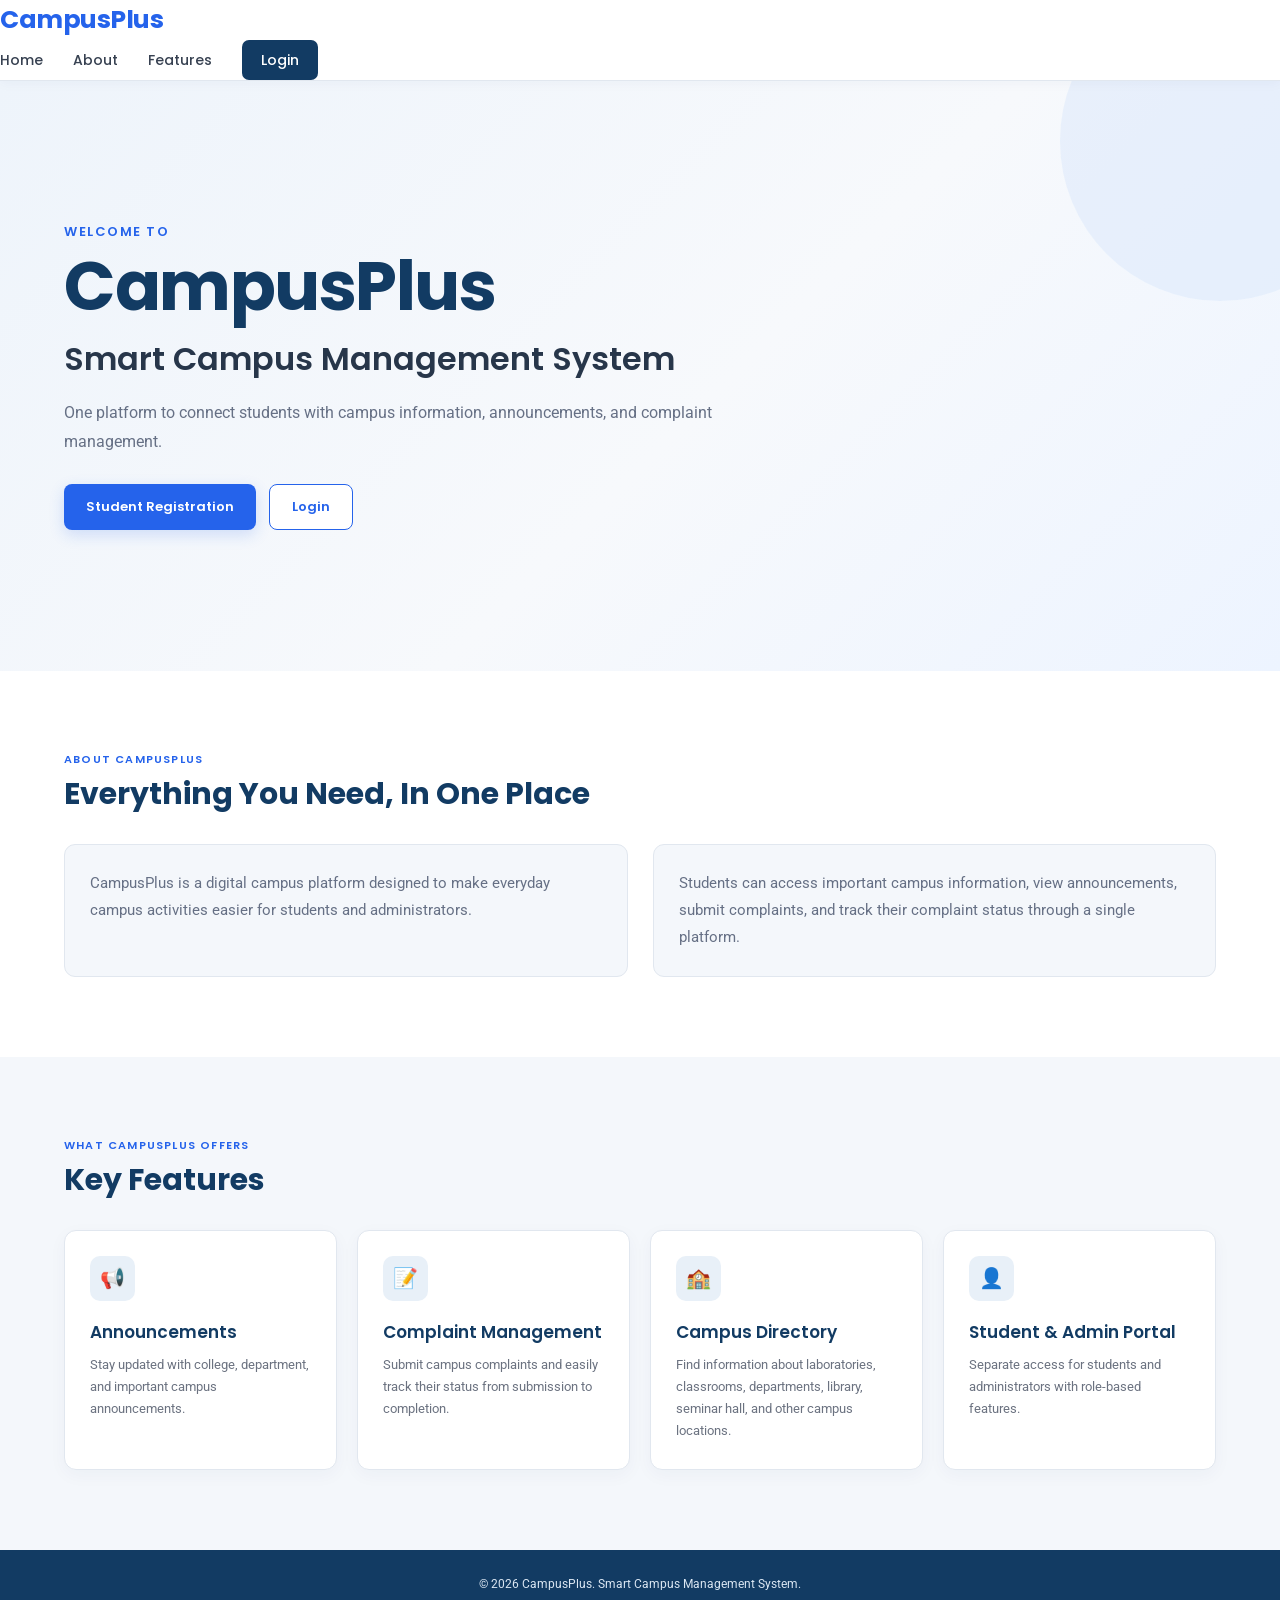
<file: frontend/index.html>
<!DOCTYPE html>
<html lang="en">

<head>
    <meta charset="UTF-8">

    <meta name="viewport" content="width=device-width, initial-scale=1.0">

    <title>CampusPlus | Smart Campus Management</title>

    <!-- Google Fonts -->
    <link rel="preconnect" href="https://fonts.googleapis.com">
    <link rel="preconnect" href="https://fonts.gstatic.com" crossorigin>

    <link
        href="https://fonts.googleapis.com/css2?family=Poppins:wght@400;500;600;700&family=Roboto:wght@400;500&display=swap"
        rel="stylesheet">

    <!-- Main CSS -->
    <link rel="stylesheet" href="css/style.css">
</head>

<body>

    <!-- ================= HEADER ================= -->

    <header class="header">

        <div class="logo">
            <h2>CampusPlus</h2>
        </div>

        <nav class="navbar">
            <a href="#home">Home</a>
            <a href="#about">About</a>
            <a href="#features">Features</a>
            <a href="pages/login.html" class="nav-login">Login</a>
        </nav>

    </header>


    <!-- ================= HERO SECTION ================= -->

    <main>

        <section class="hero" id="home">

            <div class="hero-content">

                <p class="welcome-text">WELCOME TO</p>

                <h1>CampusPlus</h1>

                <h2>Smart Campus Management System</h2>

                <p class="hero-description">
                    One platform to connect students with campus information,
                    announcements, and complaint management.
                </p>

                <div class="hero-buttons">

                    <a href="pages/registration.html" class="btn btn-primary">
                        Student Registration
                    </a>

                    <a href="pages/login.html" class="btn btn-secondary">
                        Login
                    </a>

                </div>

            </div>

        </section>


        <!-- ================= ABOUT SECTION ================= -->

        <section class="about" id="about">

            <div class="section-heading">

                <p>ABOUT CAMPUSPLUS</p>

                <h2>Everything You Need, In One Place</h2>

            </div>

            <div class="about-content">

                <p>
                    CampusPlus is a digital campus platform designed to make
                    everyday campus activities easier for students and
                    administrators.
                </p>

                <p>
                    Students can access important campus information, view
                    announcements, submit complaints, and track their complaint
                    status through a single platform.
                </p>

            </div>

        </section>


        <!-- ================= FEATURES SECTION ================= -->

        <section class="features" id="features">

            <div class="section-heading">

                <p>WHAT CAMPUSPLUS OFFERS</p>

                <h2>Key Features</h2>

            </div>


            <div class="feature-container">

                <!-- Feature 1 -->
                <div class="feature-card">

                    <div class="feature-icon">
                        📢
                    </div>

                    <h3>Announcements</h3>

                    <p>
                        Stay updated with college, department, and important
                        campus announcements.
                    </p>

                </div>


                <!-- Feature 2 -->
                <div class="feature-card">

                    <div class="feature-icon">
                        📝
                    </div>

                    <h3>Complaint Management</h3>

                    <p>
                        Submit campus complaints and easily track their status
                        from submission to completion.
                    </p>

                </div>


                <!-- Feature 3 -->
                <div class="feature-card">

                    <div class="feature-icon">
                        🏫
                    </div>

                    <h3>Campus Directory</h3>

                    <p>
                        Find information about laboratories, classrooms,
                        departments, library, seminar hall, and other campus
                        locations.
                    </p>

                </div>


                <!-- Feature 4 -->
                <div class="feature-card">

                    <div class="feature-icon">
                        👤
                    </div>

                    <h3>Student & Admin Portal</h3>

                    <p>
                        Separate access for students and administrators with
                        role-based features.
                    </p>

                </div>

            </div>

        </section>

    </main>


    <!-- ================= FOOTER ================= -->

    <footer class="footer">

        <p>
            © 2026 CampusPlus. Smart Campus Management System.
        </p>

    </footer>


    <!-- Main JavaScript -->
    <script src="js/main.js"></script>

</body>

</html>
</file>
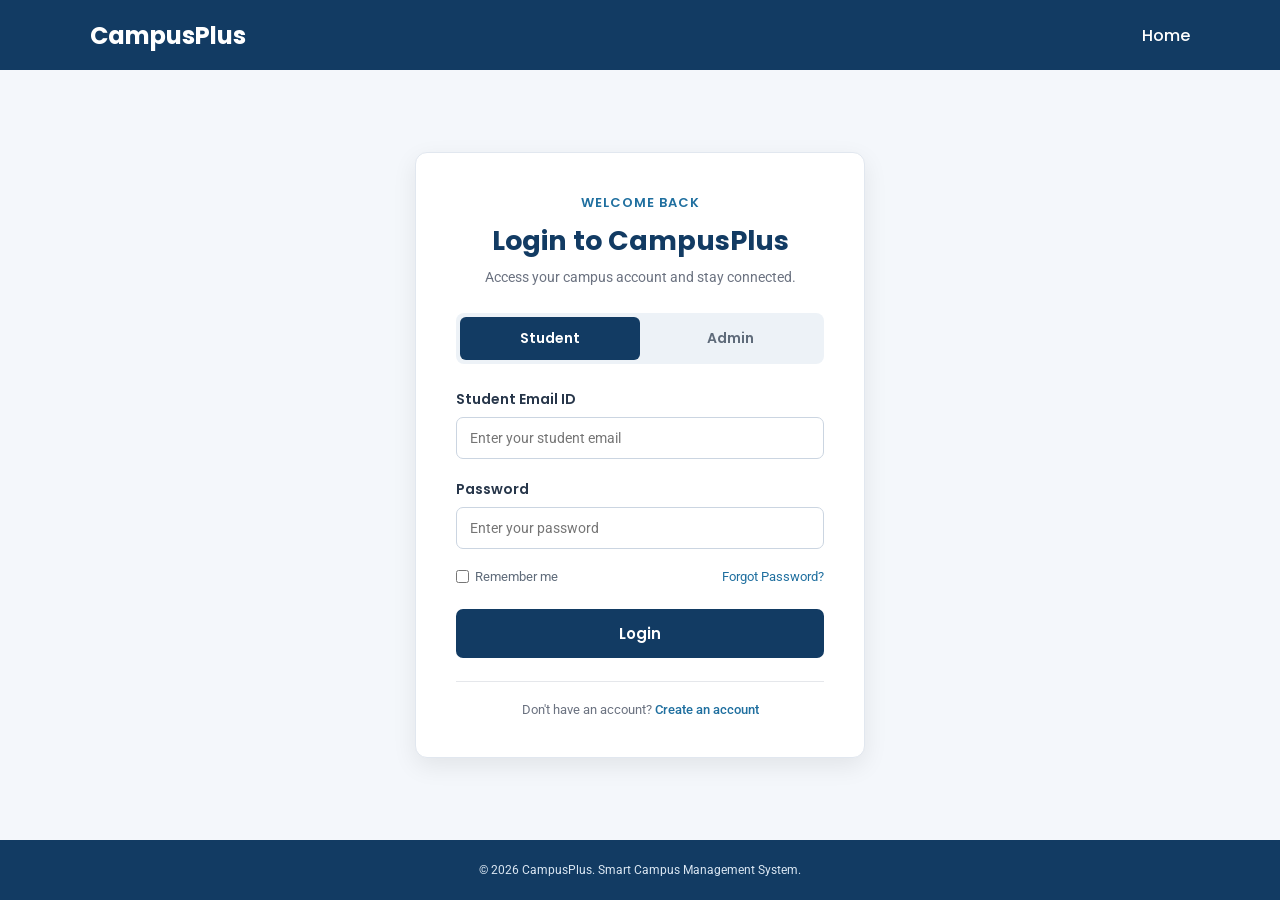
<file: frontend/pages/login.html>
<!DOCTYPE html>
<html lang="en">

<head>
    <meta charset="UTF-8">
    <meta name="viewport" content="width=device-width, initial-scale=1.0">

    <title>Login | CampusPlus</title>

    <!-- Google Fonts -->
    <link rel="preconnect" href="https://fonts.googleapis.com">
    <link rel="preconnect" href="https://fonts.gstatic.com" crossorigin>

    <link href="https://fonts.googleapis.com/css2?family=Poppins:wght@400;500;600;700&family=Roboto:wght@400;500&display=swap"
        rel="stylesheet">

    <!-- Login CSS -->
    <link rel="stylesheet" href="../css/login.css">
</head>

<body>

    <!-- Header -->
    <header class="header">

        <div class="logo">
            <a href="../index.html">CampusPlus</a>
        </div>

        <a href="../index.html" class="home-link">Home</a>

    </header>


    <!-- Login Section -->
    <main class="login-container">

        <div class="login-card">

            <!-- Heading -->
            <div class="login-heading">

                <p class="welcome-text">WELCOME BACK</p>

                <h1>Login to CampusPlus</h1>

                <p>
                    Access your campus account and stay connected.
                </p>

            </div>


            <!-- Role Selection -->
            <div class="role-selection">

                <button type="button" class="role-btn active" id="studentBtn">
                    Student
                </button>

                <button type="button" class="role-btn" id="adminBtn">
                    Admin
                </button>

            </div>


            <!-- Login Form -->
            <form id="loginForm">

                <!-- Email -->
                <div class="form-group">

                    <label for="email" id="emailLabel">
                        Student Email ID
                    </label>

                    <input
                        type="email"
                        id="email"
                        name="email"
                        placeholder="Enter your student email"
                        required
                    >

                </div>


                <!-- Password -->
                <div class="form-group">

                    <label for="password">
                        Password
                    </label>

                    <input
                        type="password"
                        id="password"
                        name="password"
                        placeholder="Enter your password"
                        required
                    >

                </div>


                <!-- Options -->
                <div class="form-options">

                    <label class="remember-me">

                        <input type="checkbox" id="remember">

                        Remember me

                    </label>

                    <a href="#" class="forgot-password">
                        Forgot Password?
                    </a>

                </div>


                <!-- Login Button -->
                <button type="submit" class="login-btn">
                    Login
                </button>

            </form>


            <!-- Student Registration -->
            <div class="register-link" id="registerSection">

                <p>
                    Don't have an account?
                    <a href="registration.html">
                        Create an account
                    </a>
                </p>

            </div>

        </div>

    </main>


    <!-- Footer -->
    <footer class="footer">

        <p>
            © 2026 CampusPlus. Smart Campus Management System.
        </p>

    </footer>


    <!-- Login JavaScript -->
    <script src="../js/login.js"></script>

</body>

</html>
</file>
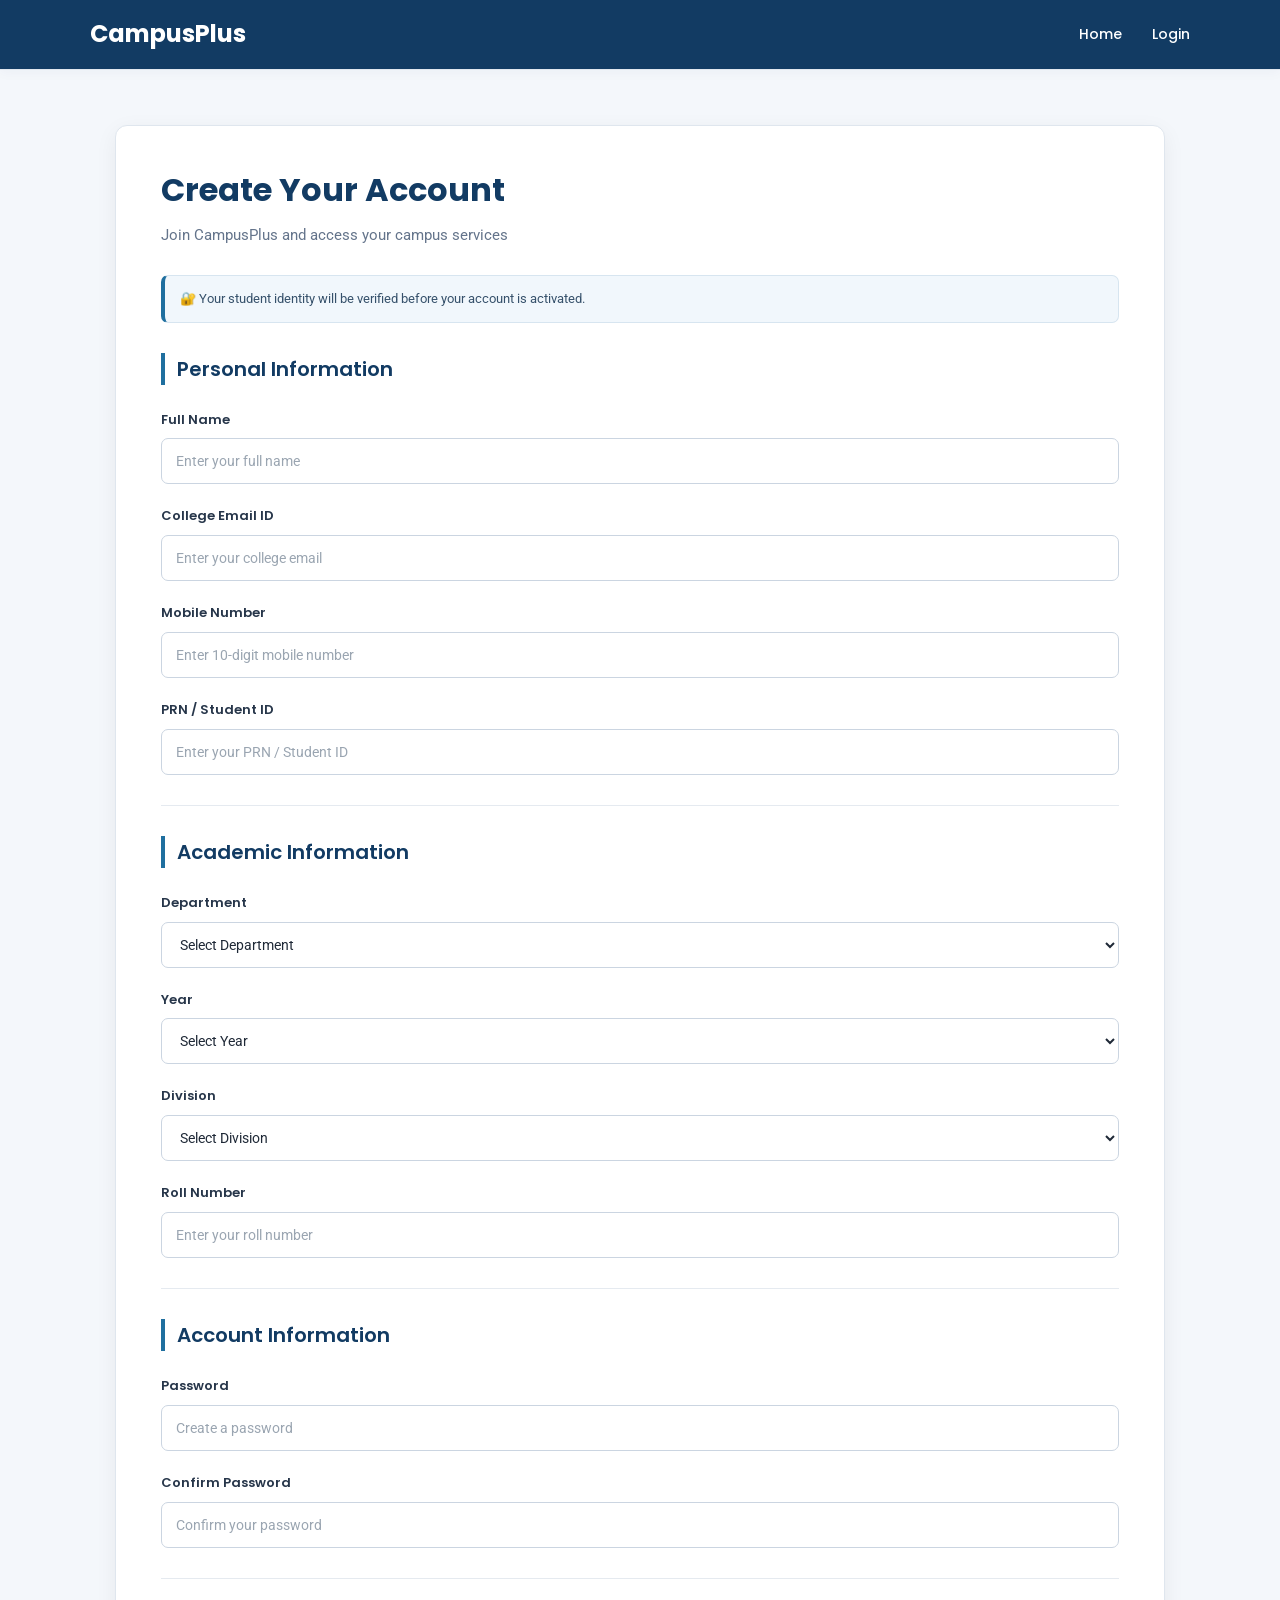
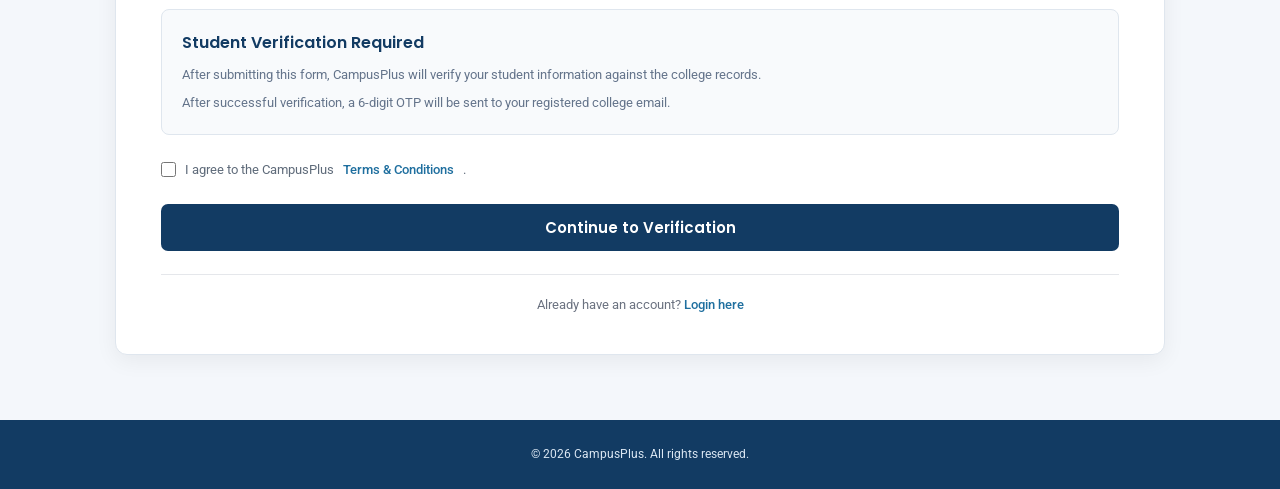
<file: frontend/pages/otp-verification.html>
<!DOCTYPE html>
<html lang="en">

<head>

    <meta charset="UTF-8">

    <meta
        name="viewport"
        content="width=device-width, initial-scale=1.0">

    <title>Email Verification | CampusPlus</title>


    <link
        rel="stylesheet"
        href="../css/style.css">


    <link
        rel="stylesheet"
        href="../css/otp-verification.css">


    <link
        href="https://fonts.googleapis.com/css2?family=Poppins:wght@400;500;600;700&family=Roboto:wght@400;500&display=swap"
        rel="stylesheet">

</head>


<body>


    <!-- Header -->

    <header class="header">

        <div class="logo">

            <a href="home.html">
                CampusPlus
            </a>

        </div>


        <nav>

            <a href="home.html">
                Home
            </a>

            <a href="login.html">
                Login
            </a>

        </nav>

    </header>



    <!-- OTP Section -->

    <main class="otp-page">

        <div class="otp-card">


            <div class="otp-icon">
                ✉
            </div>


            <h1>
                Verify Your Email
            </h1>


            <p class="otp-description">

                A 6-digit verification code has been
                sent to your registered college email
                address.

            </p>


            <!-- Email -->

            <div
                class="email-display"
                id="emailDisplay">

                Loading...

            </div>



            <!-- OTP Form -->

            <form id="otpForm">


                <label for="otp">
                    Enter Verification Code
                </label>


                <input
                    type="text"
                    id="otp"
                    class="otp-input"
                    maxlength="6"
                    inputmode="numeric"
                    pattern="[0-9]{6}"
                    placeholder="••••••"
                    autocomplete="one-time-code"
                    required>


                <button
                    type="submit"
                    class="otp-btn">

                    Verify Account

                </button>


            </form>



            <!-- Message -->

            <p
                id="message"
                class="message">
            </p>



            <!-- Resend -->

            <div class="resend">

                Didn't receive the code?

                <button
                    type="button"
                    id="resendOtp">

                    Resend OTP

                </button>

            </div>



            <a
                href="registration.html"
                class="back-link">

                ← Back to Registration

            </a>


        </div>

    </main>



    <!-- Footer -->

    <footer class="footer">

        <p>
            © 2026 CampusPlus. All rights reserved.
        </p>

    </footer>


    <script src="../js/otp-verification.js"></script>

</body>

</html>
</file>
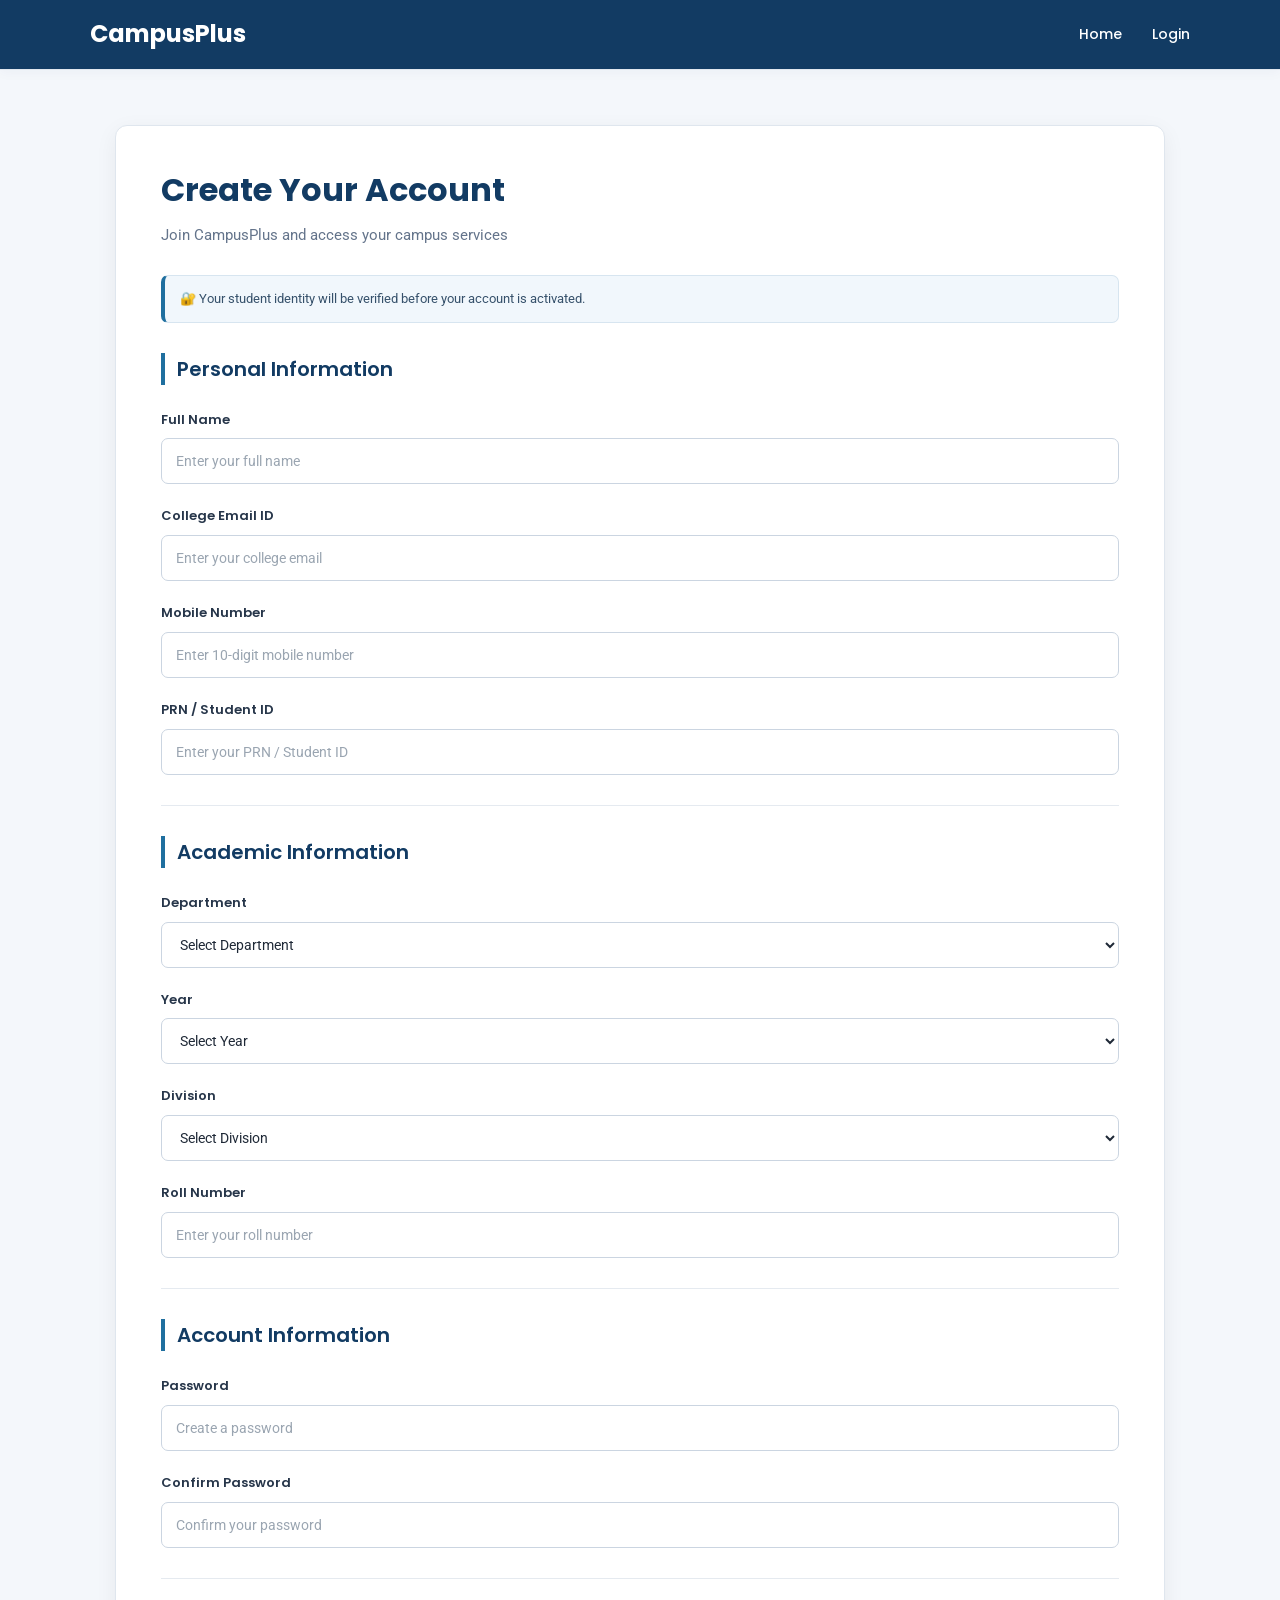
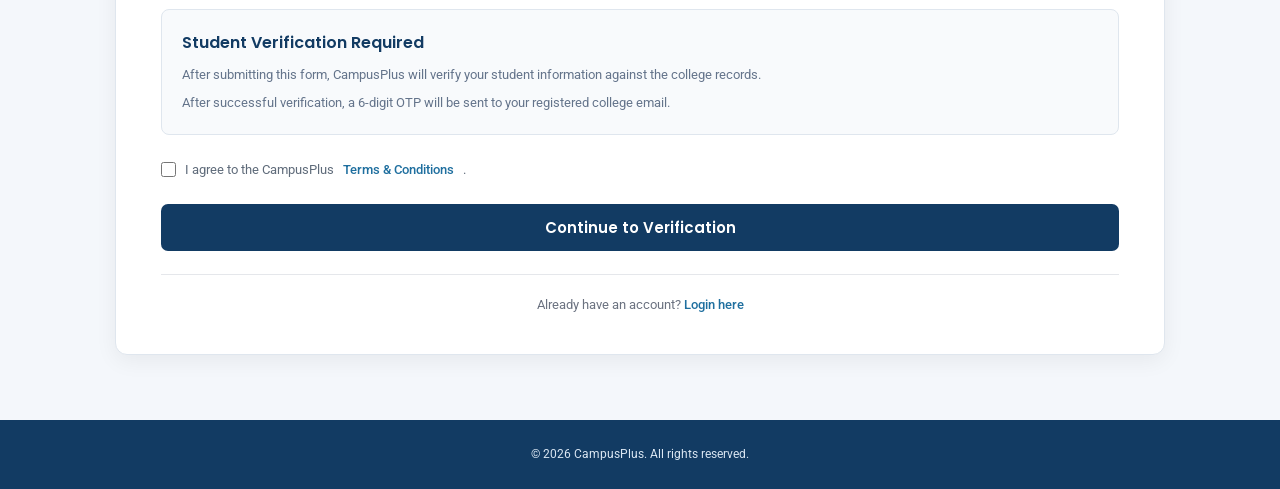
<file: frontend/pages/registration.html>
<!DOCTYPE html>
<html lang="en">

<head>
    <meta charset="UTF-8">
    <meta name="viewport" content="width=device-width, initial-scale=1.0">

    <title>Registration | CampusPlus</title>

    <link rel="stylesheet" href="../css/style.css">
    <link rel="stylesheet" href="../css/registration.css">

    <link
        href="https://fonts.googleapis.com/css2?family=Poppins:wght@400;500;600;700&family=Roboto:wght@400;500&display=swap"
        rel="stylesheet">
</head>

<body>

    <!-- Header -->
    <header class="header">
        <div class="logo">
            <a href="home.html">CampusPlus</a>
        </div>

        <nav>
            <a href="home.html">Home</a>
            <a href="login.html">Login</a>
        </nav>
    </header>


    <!-- Registration Section -->
    <main class="registration-container">

        <div class="registration-card">

            <div class="registration-header">
                <h1>Create Your Account</h1>
                <p>Join CampusPlus and access your campus services</p>
            </div>

            <div class="verification-note">
                🔐 Your student identity will be verified before your account is activated.
            </div>


            <form id="registrationForm">

                <!-- Personal Information -->
                <section class="form-section">

                    <h2>Personal Information</h2>

                    <div class="form-group">
                        <label for="fullName">Full Name</label>
                        <input
                            type="text"
                            id="fullName"
                            name="fullName"
                            placeholder="Enter your full name"
                            required>
                    </div>

                    <div class="form-group">
                        <label for="email">College Email ID</label>
                        <input
                            type="email"
                            id="email"
                            name="email"
                            placeholder="Enter your college email"
                            required>
                    </div>

                    <div class="form-group">
                        <label for="mobile">Mobile Number</label>
                        <input
                            type="tel"
                            id="mobile"
                            name="mobile"
                            maxlength="10"
                            pattern="[0-9]{10}"
                            placeholder="Enter 10-digit mobile number"
                            required>
                    </div>

                    <div class="form-group">
                        <label for="studentId">PRN / Student ID</label>
                        <input
                            type="text"
                            id="studentId"
                            name="studentId"
                            placeholder="Enter your PRN / Student ID"
                            required>
                    </div>

                </section>


                <!-- Academic Information -->
                <section class="form-section">

                    <h2>Academic Information</h2>

                    <div class="form-group">
                        <label for="department">Department</label>

                        <select id="department" name="department" required>

                            <option value="">Select Department</option>

                            <option value="computer">
                                Computer Engineering
                            </option>

                            <option value="Computer Science & Engineering (Data Science)">
                                Computer Science & Engineering (Data Science)
                            </option>

                            <option value="ai-ds">
                                Artificial Intelligence & Data Science
                            </option>

                            <option value="mechanical">
                                Mechanical Engineering
                            </option>

                            <option value="civil">
                                Civil Engineering
                            </option>

                            <option value="electrical">
                                Electrical Engineering
                            </option>

                            <option value="Electronics and Telecommunication">
                                Electronics and Telecommunication
                            </option>

                            <option value="Information Technology">
                                Information Technology
                            </option>

                            <option value="Artificial Intelligence and Machine Learning">
                                Artificial Intelligence and Machine Learning
                            </option>

                            <option value="Applied Science and Humanities">
                                Applied Science and Humanities
                            </option>

                        </select>
                    </div>


                    <div class="form-group">
                        <label for="year">Year</label>

                        <select id="year" name="year" required>

                            <option value="">Select Year</option>
                            <option value="first">First Year</option>
                            <option value="second">Second Year</option>
                            <option value="third">Third Year</option>
                            <option value="fourth">Fourth Year</option>

                        </select>
                    </div>


                    <div class="form-group">
                        <label for="division">Division</label>

                        <select id="division" name="division" required>

                            <option value="">Select Division</option>
                            <option value="A">A</option>
                            <option value="B">B</option>
                            <option value="C">C</option>

                        </select>
                    </div>


                    <div class="form-group">
                        <label for="rollNumber">Roll Number</label>

                        <input
                            type="number"
                            id="rollNumber"
                            name="rollNumber"
                            placeholder="Enter your roll number"
                            required>

                    </div>

                </section>


                <!-- Account Information -->
                <section class="form-section">

                    <h2>Account Information</h2>

                    <div class="form-group">

                        <label for="password">Password</label>

                        <input
                            type="password"
                            id="password"
                            name="password"
                            minlength="8"
                            placeholder="Create a password"
                            required>

                    </div>


                    <div class="form-group">

                        <label for="confirmPassword">Confirm Password</label>

                        <input
                            type="password"
                            id="confirmPassword"
                            name="confirmPassword"
                            minlength="8"
                            placeholder="Confirm your password"
                            required>

                    </div>

                </section>


                <!-- Verification Information -->
                <div class="verification-info">

                    <h3>Student Verification Required</h3>

                    <p>
                        After submitting this form, CampusPlus will verify
                        your student information against the college records.
                    </p>

                    <p>
                        After successful verification, a 6-digit OTP will be
                        sent to your registered college email.
                    </p>

                </div>


                <!-- Terms -->
                <div class="terms">

                    <label>

                        <input
                            type="checkbox"
                            id="terms"
                            required>

                        I agree to the CampusPlus
                        <a href="#">Terms & Conditions</a>.

                    </label>

                </div>


                <!-- Submit -->
                <button
                    type="submit"
                    class="btn-primary">

                    Continue to Verification

                </button>


                <p class="login-link">

                    Already have an account?

                    <a href="login.html">
                        Login here
                    </a>

                </p>

            </form>

        </div>

    </main>


    <!-- Footer -->
    <footer class="footer">

        <p>
            © 2026 CampusPlus. All rights reserved.
        </p>

    </footer>


    <script src="../js/registration.js"></script>

</body>

</html>
</file>
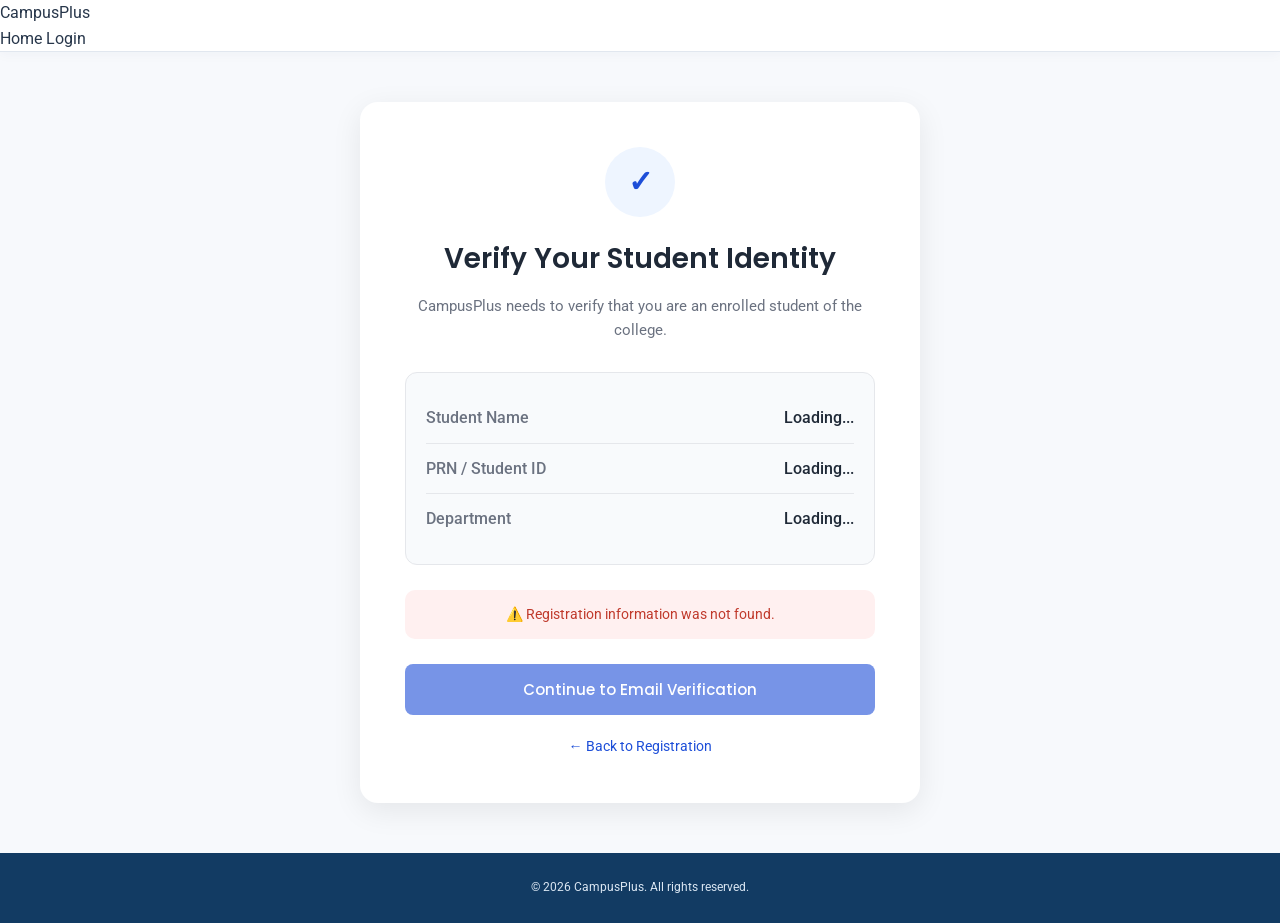
<file: frontend/pages/verify-student.html>
<!DOCTYPE html>
<html lang="en">

<head>

    <meta charset="UTF-8">

    <meta
        name="viewport"
        content="width=device-width, initial-scale=1.0">

    <title>Verify Student | CampusPlus</title>

    <link
        rel="stylesheet"
        href="../css/style.css">

    <link
        rel="stylesheet"
        href="../css/verify-student.css">

    <link
        href="https://fonts.googleapis.com/css2?family=Poppins:wght@400;500;600;700&family=Roboto:wght@400;500&display=swap"
        rel="stylesheet">

</head>


<body>


    <!-- Header -->

    <header class="header">

        <div class="logo">

            <a href="home.html">
                CampusPlus
            </a>

        </div>


        <nav>

            <a href="home.html">
                Home
            </a>

            <a href="login.html">
                Login
            </a>

        </nav>

    </header>



    <!-- Verification -->

    <main class="verification-page">

        <div class="verification-card">


            <div class="verification-icon-large">
                ✓
            </div>


            <h1>
                Verify Your Student Identity
            </h1>


            <p class="verification-description">

                CampusPlus needs to verify that you are
                an enrolled student of the college.

            </p>



            <!-- Student Details -->

            <div class="student-details">


                <div class="detail-row">

                    <span class="detail-label">
                        Student Name
                    </span>

                    <span id="studentName">
                        Loading...
                    </span>

                </div>


                <div class="detail-row">

                    <span class="detail-label">
                        PRN / Student ID
                    </span>

                    <span id="studentPRN">
                        Loading...
                    </span>

                </div>


                <div class="detail-row">

                    <span class="detail-label">
                        Department
                    </span>

                    <span id="studentDepartment">
                        Loading...
                    </span>

                </div>


            </div>



            <!-- Status -->

            <div
                class="verification-status"
                id="verificationStatus">

                🔄 Checking your student information...

            </div>



            <!-- Continue -->

            <button
                id="continueVerification"
                class="verify-btn"
                disabled>

                Continue to Email Verification

            </button>


            <a
                href="registration.html"
                class="back-link">

                ← Back to Registration

            </a>


        </div>

    </main>



    <!-- Footer -->

    <footer class="footer">

        <p>
            © 2026 CampusPlus. All rights reserved.
        </p>

    </footer>


    <script src="../js/verify-student.js"></script>

</body>

</html>
</file>
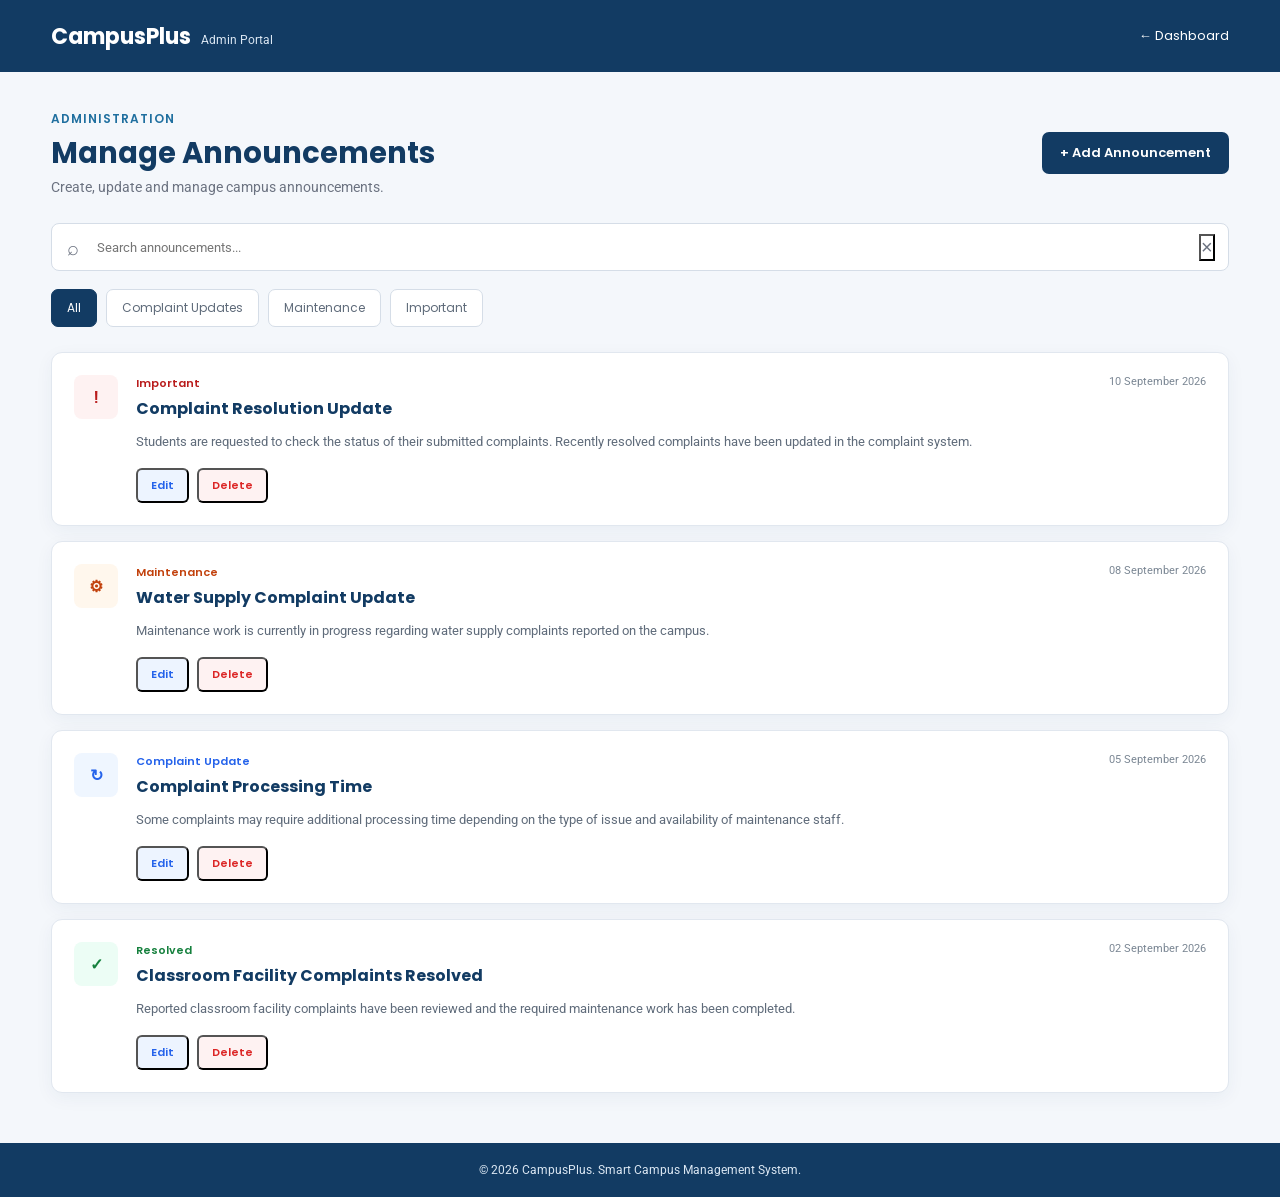
<file: frontend/pages/admin/announcements.html>
<!DOCTYPE html>
<html lang="en">

<head>

    <meta charset="UTF-8">
    <meta name="viewport" content="width=device-width, initial-scale=1.0">

    <title>Manage Announcements | CampusPlus</title>

    <!-- Google Fonts -->
    <link rel="preconnect" href="https://fonts.googleapis.com">
    <link rel="preconnect" href="https://fonts.gstatic.com" crossorigin>

    <link
        href="https://fonts.googleapis.com/css2?family=Poppins:wght@400;500;600;700&family=Roboto:wght@400;500;700&display=swap"
        rel="stylesheet">

    <!-- Admin Announcement CSS ONLY -->
    <link rel="stylesheet" href="../../css/admin-announcements.css">

</head>

<body>

    <!-- ================= HEADER ================= -->

    <header class="announcement-header">

        <div class="header-inner">

            <div class="brand">

                <h2>CampusPlus</h2>

                <span>Admin Portal</span>

            </div>

            <a href="dashboard.html" class="back-link">
                ← Dashboard
            </a>

        </div>

    </header>


    <!-- ================= MAIN ================= -->

    <main class="announcement-page">

        <!-- PAGE HEADING -->

        <section class="page-heading">

            <div>

                <p class="heading-label">
                    ADMINISTRATION
                </p>

                <h1>Manage Announcements</h1>

                <p>
                    Create, update and manage campus announcements.
                </p>

            </div>

            <button
                type="button"
                class="add-button"
                id="addAnnouncementBtn"
            >
                + Add Announcement
            </button>

        </section>


        <!-- ================= SEARCH ================= -->

        <section class="search-section">

            <div class="search-box">

                <span class="search-icon">⌕</span>

                <input
                    type="text"
                    id="announcementSearch"
                    placeholder="Search announcements..."
                >

                <button
                    type="button"
                    id="clearAnnouncementSearch"
                    class="clear-search"
                >
                    ×
                </button>

            </div>

        </section>


        <!-- ================= FILTERS ================= -->

        <section class="announcement-filters">

            <button
                class="announcement-filter active"
                data-filter="all"
            >
                All
            </button>

            <button
                class="announcement-filter"
                data-filter="complaint-update"
            >
                Complaint Updates
            </button>

            <button
                class="announcement-filter"
                data-filter="maintenance"
            >
                Maintenance
            </button>

            <button
                class="announcement-filter"
                data-filter="important"
            >
                Important
            </button>

        </section>


        <!-- ================= LIST ================= -->

        <section
            class="announcements-list"
            id="announcementsList"
        >

            <!-- ANNOUNCEMENT 1 -->

            <article
                class="announcement-card"
                data-category="important"
            >

                <div class="announcement-icon important">
                    !
                </div>

                <div class="announcement-content">

                    <div class="announcement-top">

                        <div>

                            <span class="category important">
                                Important
                            </span>

                            <h3>
                                Complaint Resolution Update
                            </h3>

                        </div>

                        <span class="announcement-date">
                            10 September 2026
                        </span>

                    </div>

                    <p>
                        Students are requested to check the status of their
                        submitted complaints. Recently resolved complaints
                        have been updated in the complaint system.
                    </p>


                    <!-- ADMIN ACTIONS -->

                    <div class="announcement-actions">

                        <button
                            class="edit-btn"
                            type="button"
                            onclick="editAnnouncement(this)"
                        >
                            Edit
                        </button>

                        <button
                            class="delete-btn"
                            type="button"
                            onclick="deleteAnnouncement(this)"
                        >
                            Delete
                        </button>

                    </div>

                </div>

            </article>


            <!-- ANNOUNCEMENT 2 -->

            <article
                class="announcement-card"
                data-category="maintenance"
            >

                <div class="announcement-icon maintenance">
                    ⚙
                </div>

                <div class="announcement-content">

                    <div class="announcement-top">

                        <div>

                            <span class="category maintenance">
                                Maintenance
                            </span>

                            <h3>
                                Water Supply Complaint Update
                            </h3>

                        </div>

                        <span class="announcement-date">
                            08 September 2026
                        </span>

                    </div>

                    <p>
                        Maintenance work is currently in progress regarding
                        water supply complaints reported on the campus.
                    </p>

                    <div class="announcement-actions">

                        <button
                            class="edit-btn"
                            type="button"
                            onclick="editAnnouncement(this)"
                        >
                            Edit
                        </button>

                        <button
                            class="delete-btn"
                            type="button"
                            onclick="deleteAnnouncement(this)"
                        >
                            Delete
                        </button>

                    </div>

                </div>

            </article>


            <!-- ANNOUNCEMENT 3 -->

            <article
                class="announcement-card"
                data-category="complaint-update"
            >

                <div class="announcement-icon update">
                    ↻
                </div>

                <div class="announcement-content">

                    <div class="announcement-top">

                        <div>

                            <span class="category update">
                                Complaint Update
                            </span>

                            <h3>
                                Complaint Processing Time
                            </h3>

                        </div>

                        <span class="announcement-date">
                            05 September 2026
                        </span>

                    </div>

                    <p>
                        Some complaints may require additional processing time
                        depending on the type of issue and availability of
                        maintenance staff.
                    </p>

                    <div class="announcement-actions">

                        <button
                            class="edit-btn"
                            type="button"
                            onclick="editAnnouncement(this)"
                        >
                            Edit
                        </button>

                        <button
                            class="delete-btn"
                            type="button"
                            onclick="deleteAnnouncement(this)"
                        >
                            Delete
                        </button>

                    </div>

                </div>

            </article>


            <!-- ANNOUNCEMENT 4 -->

            <article
                class="announcement-card"
                data-category="complaint-update"
            >

                <div class="announcement-icon resolved">
                    ✓
                </div>

                <div class="announcement-content">

                    <div class="announcement-top">

                        <div>

                            <span class="category resolved">
                                Resolved
                            </span>

                            <h3>
                                Classroom Facility Complaints Resolved
                            </h3>

                        </div>

                        <span class="announcement-date">
                            02 September 2026
                        </span>

                    </div>

                    <p>
                        Reported classroom facility complaints have been
                        reviewed and the required maintenance work has
                        been completed.
                    </p>

                    <div class="announcement-actions">

                        <button
                            class="edit-btn"
                            type="button"
                            onclick="editAnnouncement(this)"
                        >
                            Edit
                        </button>

                        <button
                            class="delete-btn"
                            type="button"
                            onclick="deleteAnnouncement(this)"
                        >
                            Delete
                        </button>

                    </div>

                </div>

            </article>

        </section>


        <!-- NO RESULTS -->

        <section
            class="no-announcements"
            id="noAnnouncements"
        >

            <div class="no-icon">
                !
            </div>

            <h3>No announcements found</h3>

            <p>
                Try another keyword or category.
            </p>

        </section>

    </main>


    <!-- ================= FOOTER ================= -->

    <footer class="announcement-footer">

        <p>
            © 2026 CampusPlus. Smart Campus Management System.
        </p>

    </footer>


    <script src="../../js/admin-announcements.js"></script>

</body>

</html>
</file>
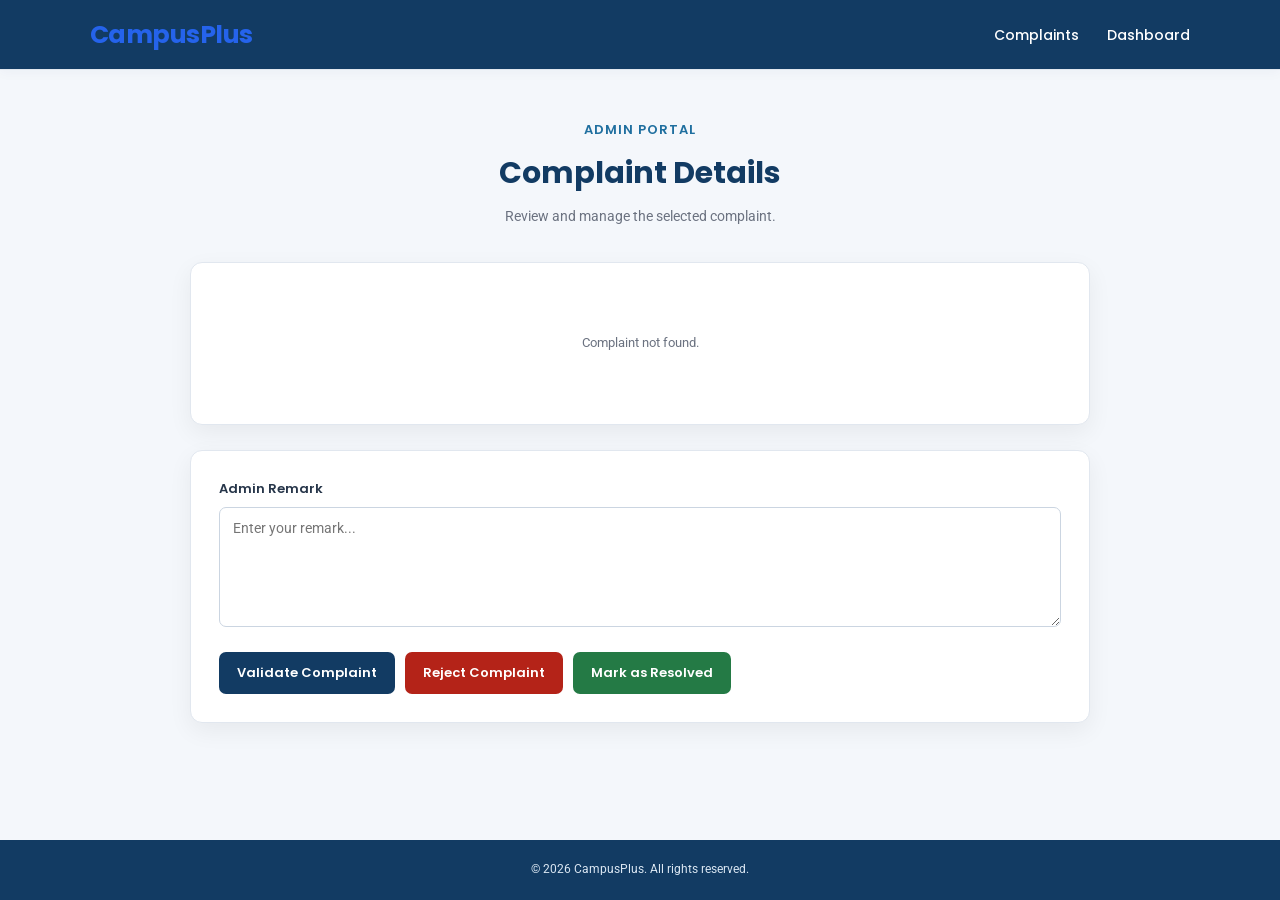
<file: frontend/pages/admin/complaint-details.html>
<!DOCTYPE html>
<html lang="en">

<head>

    <meta charset="UTF-8">
    <meta name="viewport" content="width=device-width, initial-scale=1.0">

    <title>Complaint Details | CampusPlus</title>

    <link rel="stylesheet" href="../../css/style.css">
    <link rel="stylesheet" href="../../css/complaints.css">

    <link rel="preconnect" href="https://fonts.googleapis.com">
    <link rel="preconnect" href="https://fonts.gstatic.com" crossorigin>

    <link href="https://fonts.googleapis.com/css2?family=Poppins:wght@500;600;700&family=Roboto:wght@400;500&display=swap"
        rel="stylesheet">

</head>

<body>

    <header class="header">

        <div class="header-container">

            <div class="logo">
                <h2>CampusPlus</h2>
            </div>

            <nav>

                <ul class="nav-links">

                    <li>
                        <a href="complaints.html">Complaints</a>
                    </li>

                    <li>
                        <a href="dashboard.html">Dashboard</a>
                    </li>

                </ul>

            </nav>

        </div>

    </header>


    <main class="complaints-section">

        <div class="details-container">

            <div class="complaints-heading">

                <p class="page-label">ADMIN PORTAL</p>

                <h1>Complaint Details</h1>

                <p>
                    Review and manage the selected complaint.
                </p>

            </div>


            <div id="complaintDetails" class="details-card">

                <!-- JavaScript will load details -->

            </div>


            <div id="adminActions" class="admin-actions">

                <div class="form-group">

                    <label for="adminRemark">
                        Admin Remark
                    </label>

                    <textarea
                        id="adminRemark"
                        rows="4"
                        maxlength="300"
                        placeholder="Enter your remark..."
                    ></textarea>

                </div>


                <div class="action-buttons">

                    <button
                        type="button"
                        id="validateBtn"
                        class="btn-primary"
                    >
                        Validate Complaint
                    </button>

                    <button
                        type="button"
                        id="rejectBtn"
                        class="btn-danger"
                    >
                        Reject Complaint
                    </button>

                    <button
                        type="button"
                        id="resolveBtn"
                        class="btn-success"
                    >
                        Mark as Resolved
                    </button>

                </div>

            </div>

        </div>

    </main>


    <footer class="footer">

        <p>
            &copy; 2026 CampusPlus. All rights reserved.
        </p>

    </footer>


    <script src="../../js/main.js"></script>
    <script src="../../js/complaints.js"></script>

</body>

</html>
</file>
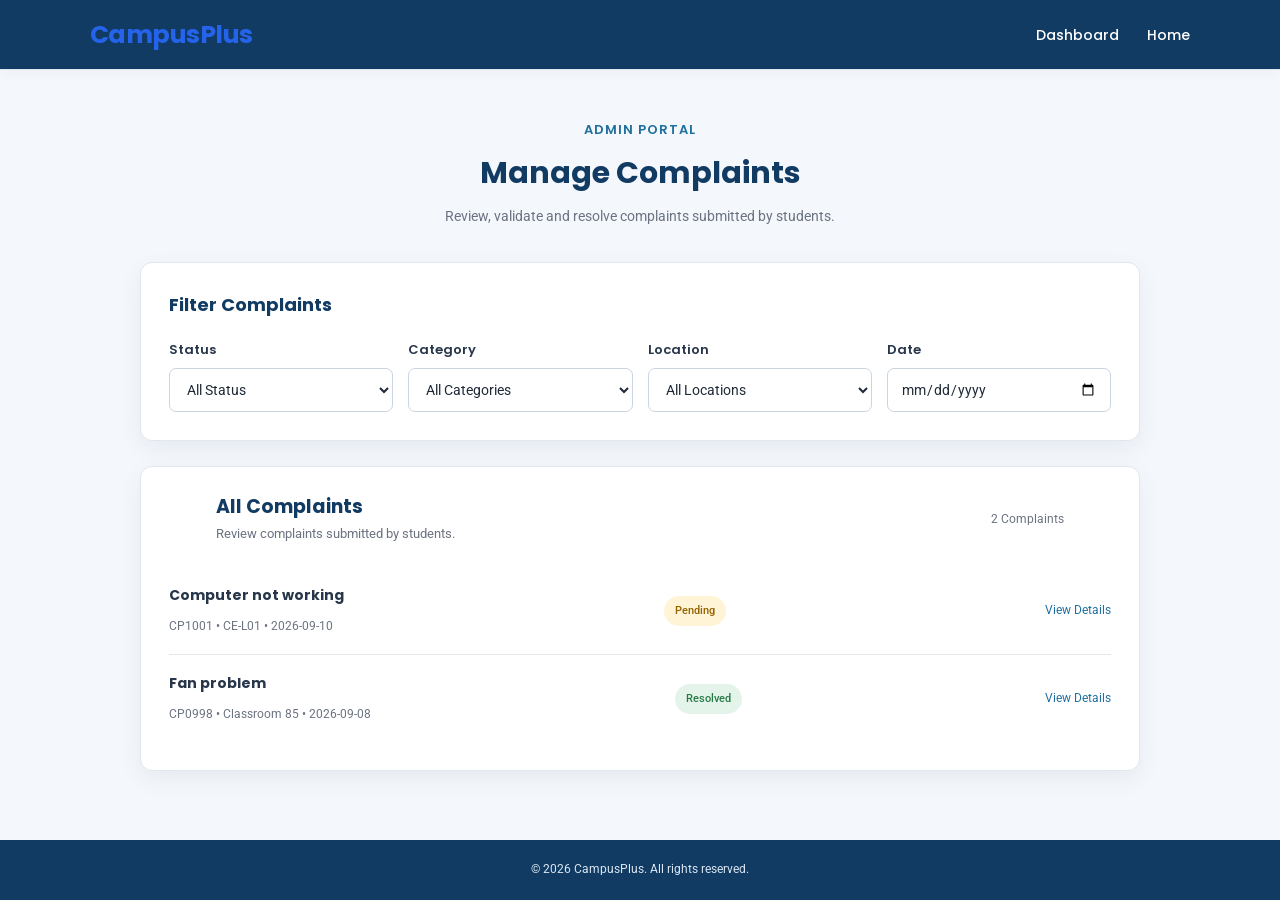
<file: frontend/pages/admin/complaints.html>
<!DOCTYPE html>
<html lang="en">

<head>

    <meta charset="UTF-8">
    <meta name="viewport" content="width=device-width, initial-scale=1.0">

    <title>Manage Complaints | CampusPlus</title>

    <link rel="stylesheet" href="../../css/style.css">
    <link rel="stylesheet" href="../../css/complaints.css">

    <link rel="preconnect" href="https://fonts.googleapis.com">
    <link rel="preconnect" href="https://fonts.gstatic.com" crossorigin>

    <link href="https://fonts.googleapis.com/css2?family=Poppins:wght@500;600;700&family=Roboto:wght@400;500&display=swap"
        rel="stylesheet">

</head>

<body>

    <header class="header">

        <div class="header-container">

            <div class="logo">
                <h2>CampusPlus</h2>
            </div>

            <nav>

                <ul class="nav-links">

                    <li>
                        <a href="dashboard.html">Dashboard</a>
                    </li>

                    <li>
                        <a href="../../index.html">Home</a>
                    </li>

                </ul>

            </nav>

        </div>

    </header>


    <main class="complaints-section">

        <div class="complaints-container">

            <div class="complaints-heading">

                <p class="page-label">ADMIN PORTAL</p>

                <h1>Manage Complaints</h1>

                <p>
                    Review, validate and resolve complaints submitted by students.
                </p>

            </div>


            <!-- FILTERS -->

            <div class="filter-card">

                <h2>Filter Complaints</h2>

                <div class="filter-row">

                    <div class="form-group">

                        <label for="statusFilter">
                            Status
                        </label>

                        <select id="statusFilter">

                            <option value="all">
                                All Status
                            </option>

                            <option value="Pending">
                                Pending
                            </option>

                            <option value="In Progress">
                                In Progress
                            </option>

                            <option value="Resolved">
                                Resolved
                            </option>

                            <option value="Rejected">
                                Rejected
                            </option>

                        </select>

                    </div>


                    <div class="form-group">

                        <label for="categoryFilter">
                            Category
                        </label>

                        <select id="categoryFilter">

                            <option value="all">
                                All Categories
                            </option>

                            <option value="Lab">
                                Lab
                            </option>

                            <option value="Classroom">
                                Classroom
                            </option>

                            <option value="Auditorium Hall">
                                Auditorium Hall
                            </option>

                            <option value="Water Cooler">
                                Water Cooler
                            </option>

                            <option value="Other">
                                Other
                            </option>

                        </select>

                    </div>


                    <div class="form-group">

                        <label for="adminLocationFilter">
                            Location
                        </label>

                        <select id="adminLocationFilter">

                            <option value="all">
                                All Locations
                            </option>

                        </select>

                    </div>


                    <div class="form-group">

                        <label for="dateFilter">
                            Date
                        </label>

                        <input type="date" id="dateFilter">

                    </div>

                </div>

            </div>


            <!-- COMPLAINTS -->

            <div class="admin-complaints-card">

                <div class="section-heading">

                    <div>

                        <h2>All Complaints</h2>

                        <p>
                            Review complaints submitted by students.
                        </p>

                    </div>

                    <span id="complaintCount" class="complaint-count">
                        0 Complaints
                    </span>

                </div>


                <div id="adminComplaintsList">

                    <!-- JavaScript will load complaints -->

                </div>

            </div>

        </div>

    </main>


    <footer class="footer">

        <p>
            &copy; 2026 CampusPlus. All rights reserved.
        </p>

    </footer>


    <script src="../../js/main.js"></script>
    <script src="../../js/complaints.js"></script>

</body>

</html>
</file>
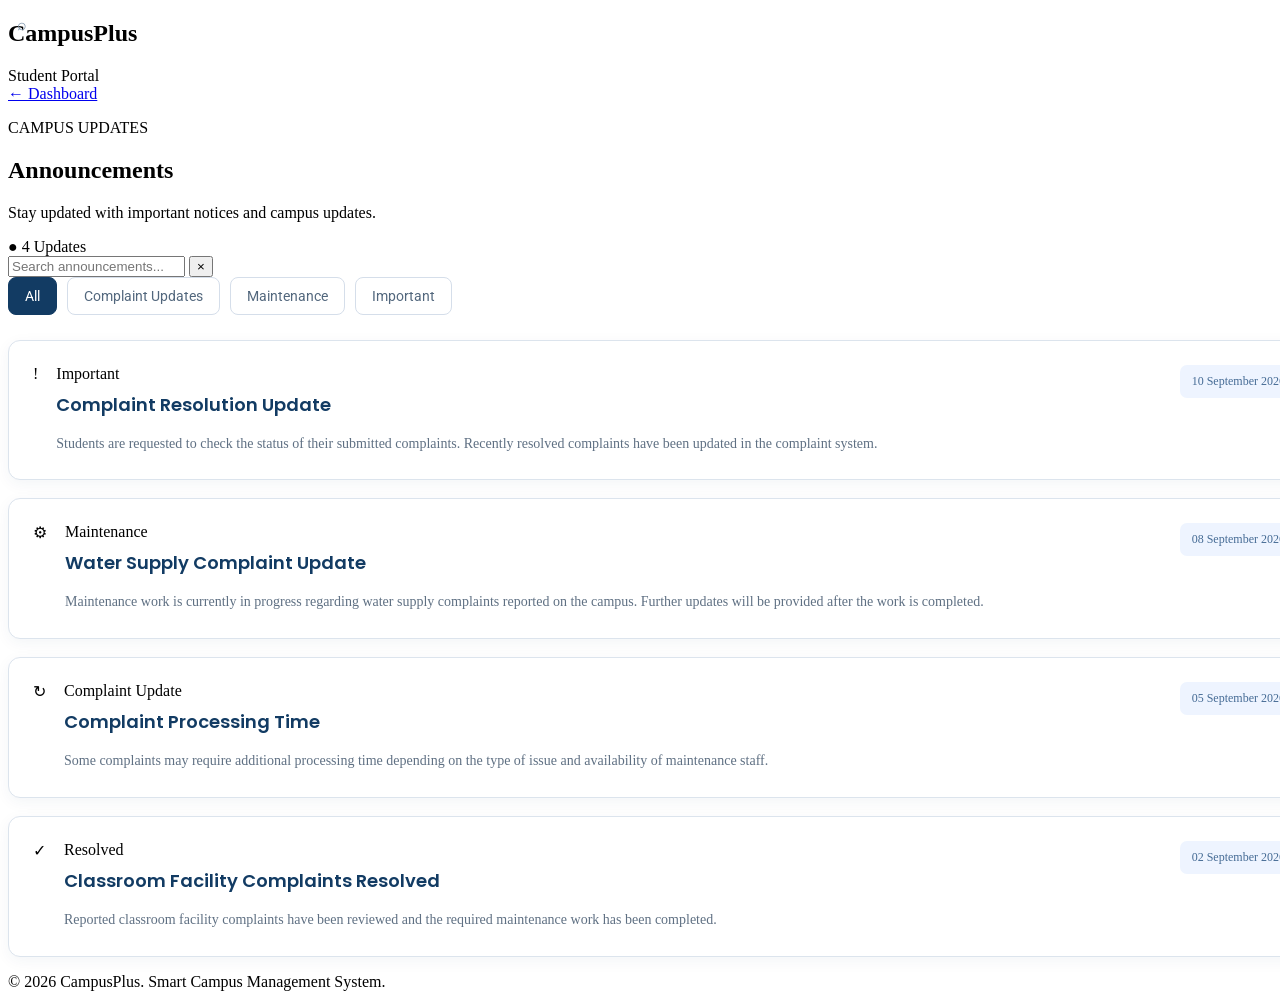
<file: frontend/pages/student/announcements.html>
<!DOCTYPE html>
<html lang="en">

<head>

    <meta charset="UTF-8">
    <meta name="viewport" content="width=device-width, initial-scale=1.0">

    <title>Announcements | CampusPlus</title>

    <!-- Google Fonts -->
    <link rel="preconnect" href="https://fonts.googleapis.com">
    <link rel="preconnect" href="https://fonts.gstatic.com" crossorigin>

    <link
        href="https://fonts.googleapis.com/css2?family=Poppins:wght@400;500;600;700&family=Roboto:wght@400;500;700&display=swap"
        rel="stylesheet">

    <!-- Announcement CSS ONLY -->
    <link rel="stylesheet" href="../../css/announcements.css">

</head>

<body>

    <!-- ================= HEADER ================= -->

    <header class="announcement-header">

        <div class="header-inner">

            <div class="brand">
                <h2>CampusPlus</h2>
                <span>Student Portal</span>
            </div>

            <a href="dashboard.html" class="back-link">
                ← Dashboard
            </a>

        </div>

    </header>


    <!-- ================= MAIN ================= -->

    <main class="announcement-page">

        <!-- Page Heading -->

        <section class="page-heading">

            <div>

                <p class="heading-label">
                    CAMPUS UPDATES
                </p>

                <h1>Announcements</h1>

                <p>
                    Stay updated with important notices and campus updates.
                </p>

            </div>

            <div class="update-count">

                <span class="count-icon">●</span>

                <span id="announcementCount">
                    4 Updates
                </span>

            </div>

        </section>


        <!-- ================= SEARCH ================= -->

        <section class="search-section">

            <div class="search-box">

                <span class="search-icon">⌕</span>

                <input
                    type="text"
                    id="announcementSearch"
                    placeholder="Search announcements..."
                >

                <button
                    type="button"
                    id="clearAnnouncementSearch"
                    class="clear-search"
                >
                    ×
                </button>

            </div>

        </section>


        <!-- ================= FILTERS ================= -->

        <section class="announcement-filters">

            <button
                class="announcement-filter active"
                data-filter="all"
            >
                All
            </button>

            <button
                class="announcement-filter"
                data-filter="complaint-update"
            >
                Complaint Updates
            </button>

            <button
                class="announcement-filter"
                data-filter="maintenance"
            >
                Maintenance
            </button>

            <button
                class="announcement-filter"
                data-filter="important"
            >
                Important
            </button>

        </section>


        <!-- ================= ANNOUNCEMENTS ================= -->

        <section
            class="announcements-list"
            id="announcementsList"
        >

            <!-- 1 -->

            <article
                class="announcement-card"
                data-category="important"
            >

                <div class="announcement-icon important">
                    !
                </div>

                <div class="announcement-content">

                    <div class="announcement-top">

                        <div>

                            <span class="category important">
                                Important
                            </span>

                            <h3>
                                Complaint Resolution Update
                            </h3>

                        </div>

                        <span class="announcement-date">
                            10 September 2026
                        </span>

                    </div>

                    <p>
                        Students are requested to check the status of their
                        submitted complaints. Recently resolved complaints
                        have been updated in the complaint system.
                    </p>

                </div>

            </article>


            <!-- 2 -->

            <article
                class="announcement-card"
                data-category="maintenance"
            >

                <div class="announcement-icon maintenance">
                    ⚙
                </div>

                <div class="announcement-content">

                    <div class="announcement-top">

                        <div>

                            <span class="category maintenance">
                                Maintenance
                            </span>

                            <h3>
                                Water Supply Complaint Update
                            </h3>

                        </div>

                        <span class="announcement-date">
                            08 September 2026
                        </span>

                    </div>

                    <p>
                        Maintenance work is currently in progress regarding
                        water supply complaints reported on the campus.
                        Further updates will be provided after the work
                        is completed.
                    </p>

                </div>

            </article>


            <!-- 3 -->

            <article
                class="announcement-card"
                data-category="complaint-update"
            >

                <div class="announcement-icon update">
                    ↻
                </div>

                <div class="announcement-content">

                    <div class="announcement-top">

                        <div>

                            <span class="category update">
                                Complaint Update
                            </span>

                            <h3>
                                Complaint Processing Time
                            </h3>

                        </div>

                        <span class="announcement-date">
                            05 September 2026
                        </span>

                    </div>

                    <p>
                        Some complaints may require additional processing time
                        depending on the type of issue and availability of
                        maintenance staff.
                    </p>

                </div>

            </article>


            <!-- 4 -->

            <article
                class="announcement-card"
                data-category="complaint-update"
            >

                <div class="announcement-icon resolved">
                    ✓
                </div>

                <div class="announcement-content">

                    <div class="announcement-top">

                        <div>

                            <span class="category resolved">
                                Resolved
                            </span>

                            <h3>
                                Classroom Facility Complaints Resolved
                            </h3>

                        </div>

                        <span class="announcement-date">
                            02 September 2026
                        </span>

                    </div>

                    <p>
                        Reported classroom facility complaints have been
                        reviewed and the required maintenance work has
                        been completed.
                    </p>

                </div>

            </article>

        </section>


        <!-- ================= NO RESULTS ================= -->

        <section
            class="no-announcements"
            id="noAnnouncements"
        >

            <div class="no-icon">
                !
            </div>

            <h3>No announcements found</h3>

            <p>
                Try another keyword or select a different category.
            </p>

        </section>

    </main>


    <!-- ================= FOOTER ================= -->

    <footer class="announcement-footer">

        <p>
            © 2026 CampusPlus. Smart Campus Management System.
        </p>

    </footer>


    <script src="../../js/announcements.js"></script>

</body>

</html>
</file>
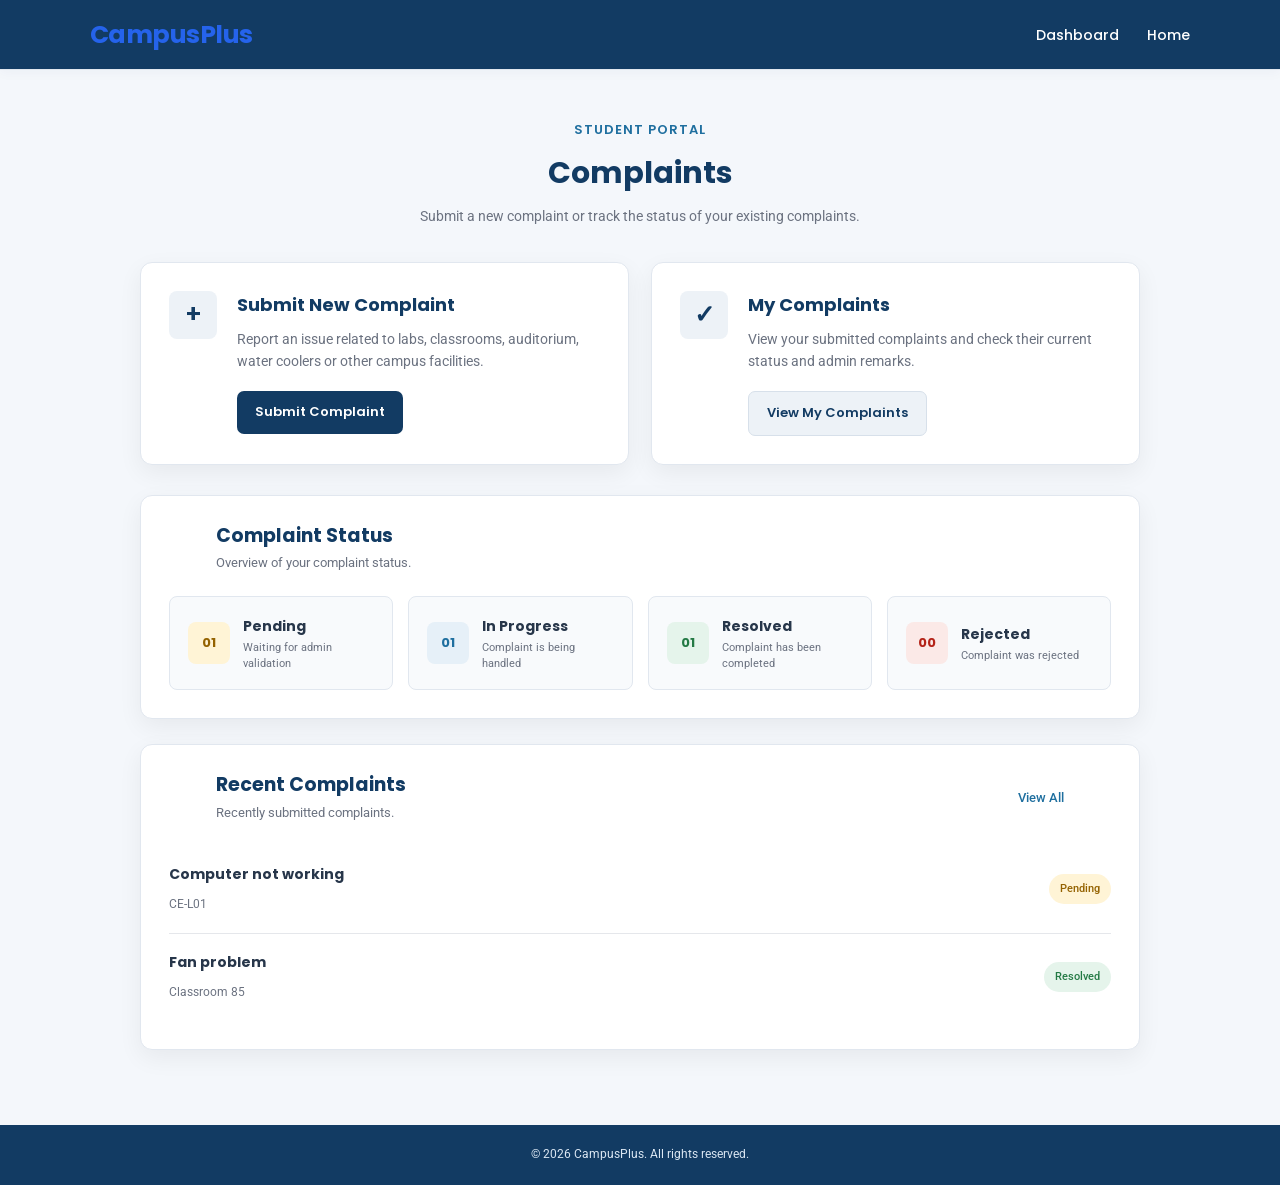
<file: frontend/pages/student/complaints.html>
<!DOCTYPE html>
<html lang="en">

<head>
    <meta charset="UTF-8">
    <meta name="viewport" content="width=device-width, initial-scale=1.0">

    <title>Complaints | CampusPlus</title>

    <!-- Common CSS -->
    <link rel="stylesheet" href="../../css/style.css">

    <!-- Complaint CSS -->
    <link rel="stylesheet" href="../../css/complaints.css">

    <!-- Google Fonts -->
    <link rel="preconnect" href="https://fonts.googleapis.com">
    <link rel="preconnect" href="https://fonts.gstatic.com" crossorigin>
    <link href="https://fonts.googleapis.com/css2?family=Poppins:wght@500;600;700&family=Roboto:wght@400;500&display=swap"
        rel="stylesheet">
</head>

<body>

    <!-- ================= HEADER ================= -->

    <header class="header">

        <div class="header-container">

            <div class="logo">
                <h2>CampusPlus</h2>
            </div>

            <nav>
                <ul class="nav-links">
                    <li>
                        <a href="dashboard.html">Dashboard</a>
                    </li>

                    <li>
                        <a href="../../index.html">Home</a>
                    </li>
                </ul>
            </nav>

        </div>

    </header>


    <!-- ================= MAIN ================= -->

    <main class="complaints-section">

        <div class="complaints-container">

            <!-- PAGE HEADING -->

            <div class="complaints-heading">

                <p class="page-label">STUDENT PORTAL</p>

                <h1>Complaints</h1>

                <p>
                    Submit a new complaint or track the status of your existing complaints.
                </p>

            </div>


            <!-- ACTION CARDS -->

            <div class="complaint-actions">

                <!-- Submit Complaint -->

                <div class="complaint-action-card">

                    <div class="action-icon">
                        +
                    </div>

                    <div class="action-content">

                        <h2>Submit New Complaint</h2>

                        <p>
                            Report an issue related to labs, classrooms,
                            auditorium, water coolers or other campus facilities.
                        </p>

                        <a href="submit-complaint.html" class="btn-primary">
                            Submit Complaint
                        </a>

                    </div>

                </div>


                <!-- My Complaints -->

                <div class="complaint-action-card">

                    <div class="action-icon">
                        ✓
                    </div>

                    <div class="action-content">

                        <h2>My Complaints</h2>

                        <p>
                            View your submitted complaints and check their
                            current status and admin remarks.
                        </p>

                        <a href="my-complaints.html" class="btn-secondary">
                            View My Complaints
                        </a>

                    </div>

                </div>

            </div>


            <!-- STATUS SUMMARY -->

            <section class="status-summary">

                <div class="section-heading">

                    <div>
                        <h2>Complaint Status</h2>

                        <p>
                            Overview of your complaint status.
                        </p>
                    </div>

                </div>


                <div class="status-cards">

                    <div class="status-card">

                        <div class="status-number pending-number">
                            01
                        </div>

                        <div>
                            <h3>Pending</h3>
                            <p>Waiting for admin validation</p>
                        </div>

                    </div>


                    <div class="status-card">

                        <div class="status-number progress-number">
                            01
                        </div>

                        <div>
                            <h3>In Progress</h3>
                            <p>Complaint is being handled</p>
                        </div>

                    </div>


                    <div class="status-card">

                        <div class="status-number resolved-number">
                            01
                        </div>

                        <div>
                            <h3>Resolved</h3>
                            <p>Complaint has been completed</p>
                        </div>

                    </div>


                    <div class="status-card">

                        <div class="status-number rejected-number">
                            00
                        </div>

                        <div>
                            <h3>Rejected</h3>
                            <p>Complaint was rejected</p>
                        </div>

                    </div>

                </div>

            </section>


            <!-- RECENT COMPLAINTS -->

            <section class="recent-section">

                <div class="section-heading">

                    <div>
                        <h2>Recent Complaints</h2>

                        <p>
                            Recently submitted complaints.
                        </p>
                    </div>

                    <a href="my-complaints.html" class="view-link">
                        View All
                    </a>

                </div>


                <div id="recentComplaints" class="recent-complaints">

                    <!-- JavaScript will load complaints here -->

                </div>

            </section>

        </div>

    </main>


    <!-- ================= FOOTER ================= -->

    <footer class="footer">

        <p>
            &copy; 2026 CampusPlus. All rights reserved.
        </p>

    </footer>


    <!-- JavaScript -->

    <script src="../../js/main.js"></script>
    <script src="../../js/complaints.js"></script>

</body>

</html>
</file>
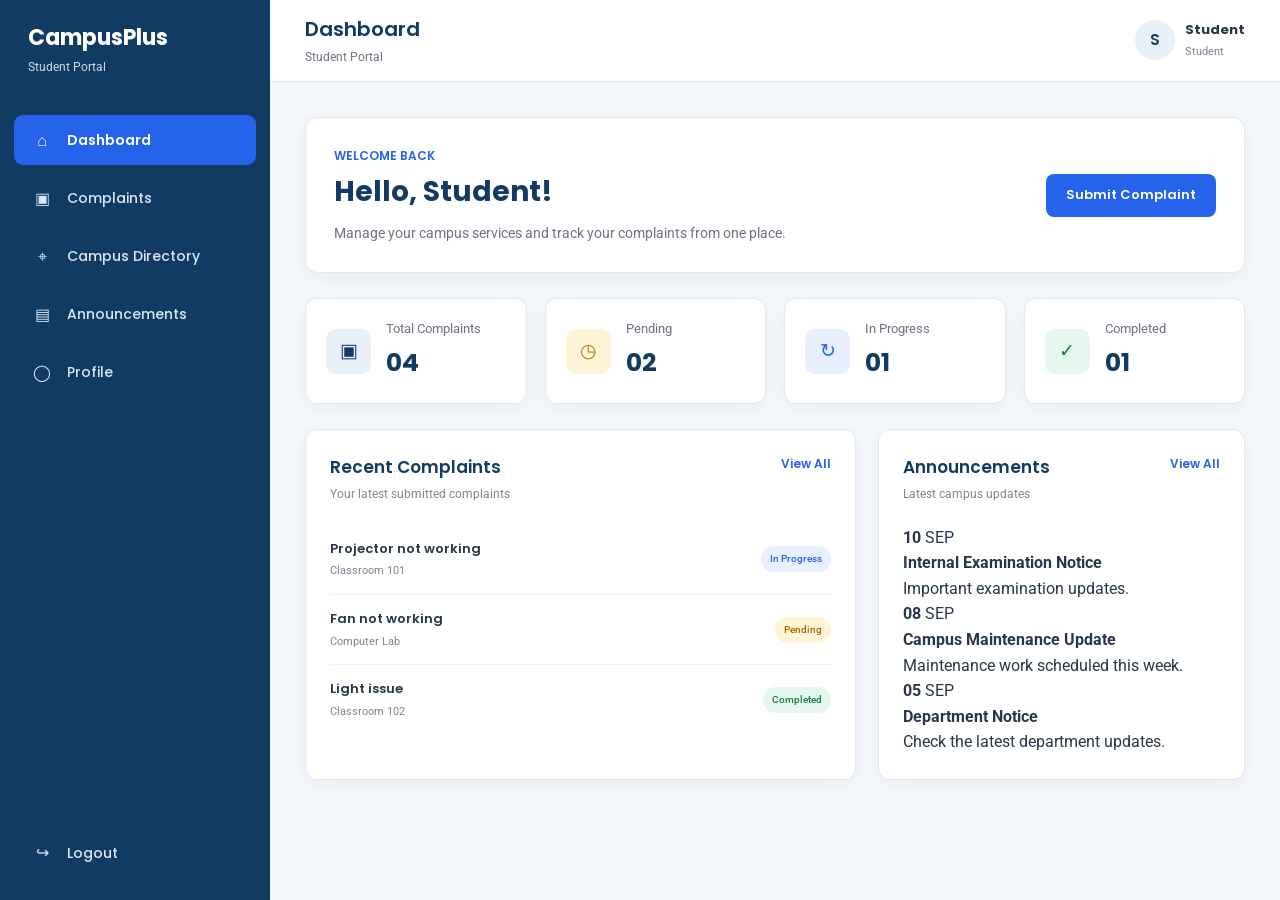
<file: frontend/pages/student/dashboard.html>
<!DOCTYPE html>
<html lang="en">

<head>
    <meta charset="UTF-8">
    <meta name="viewport" content="width=device-width, initial-scale=1.0">

    <title>Student Dashboard | CampusPlus</title>

    <link rel="stylesheet" href="../../css/style.css">
    <link rel="stylesheet" href="../../css/dashboard.css">
</head>

<body>

    <div class="dashboard-layout">

        <!-- Sidebar -->

        <aside class="sidebar">

            <div class="sidebar-logo">
                <h2>CampusPlus</h2>
                <span>Student Portal</span>
            </div>

            <nav class="sidebar-nav">

                <a href="dashboard.html" class="nav-item active">
                    <span class="nav-icon">⌂</span>
                    <span>Dashboard</span>
                </a>

                <a href="complaints.html" class="nav-item">
                    <span class="nav-icon">▣</span>
                    <span>Complaints</span>
                </a>

                <a href="campus-directory.html" class="nav-item">
                    <span class="nav-icon">⌖</span>
                    <span>Campus Directory</span>
                </a>

                <a href="announcements.html" class="nav-item">
                    <span class="nav-icon">▤</span>
                    <span>Announcements</span>
                </a>

                <a href="profile.html" class="nav-item">
                    <span class="nav-icon">◯</span>
                    <span>Profile</span>
                </a>

            </nav>

            <div class="sidebar-bottom">

                <a href="../../index.html" class="nav-item logout-btn">
                    <span class="nav-icon">↪</span>
                    <span>Logout</span>
                </a>

            </div>

        </aside>


        <!-- Mobile Overlay -->

        <div class="sidebar-overlay" id="sidebarOverlay"></div>


        <!-- Main Content -->

        <main class="dashboard-main">

            <!-- Top Bar -->

            <header class="dashboard-topbar">

                <button class="menu-button" id="menuButton">
                    ☰
                </button>

                <div class="topbar-title">
                    <h2>Dashboard</h2>
                    <p>Student Portal</p>
                </div>

                <div class="student-profile">

                    <div class="profile-avatar">
                        S
                    </div>

                    <div class="profile-info">
                        <strong>Student</strong>
                        <span>Student</span>
                    </div>

                </div>

            </header>


            <!-- Dashboard Content -->

            <section class="dashboard-content">

                <!-- Welcome -->

                <div class="welcome-section">

                    <div>
                        <p class="welcome-label">Welcome back</p>
                        <h1>Hello, Student!</h1>
                        <p>
                            Manage your campus services and track your complaints
                            from one place.
                        </p>
                    </div>

                    <a href="submit-complaint.html" class="btn-primary">
                        Submit Complaint
                    </a>

                </div>


                <!-- Statistics -->

                <div class="dashboard-stats">

                    <div class="stat-card">
                        <div class="stat-icon total">▣</div>
                        <div>
                            <span>Total Complaints</span>
                            <h3>04</h3>
                        </div>
                    </div>

                    <div class="stat-card">
                        <div class="stat-icon pending">◷</div>
                        <div>
                            <span>Pending</span>
                            <h3>02</h3>
                        </div>
                    </div>

                    <div class="stat-card">
                        <div class="stat-icon progress">↻</div>
                        <div>
                            <span>In Progress</span>
                            <h3>01</h3>
                        </div>
                    </div>

                    <div class="stat-card">
                        <div class="stat-icon completed">✓</div>
                        <div>
                            <span>Completed</span>
                            <h3>01</h3>
                        </div>
                    </div>

                </div>


                <!-- Dashboard Grid -->

                <div class="dashboard-grid">

                    <!-- Recent Complaints -->

                    <div class="dashboard-card">

                        <div class="card-header">
                            <div>
                                <h2>Recent Complaints</h2>
                                <p>Your latest submitted complaints</p>
                            </div>

                            <a href="my-complaints.html">View All</a>
                        </div>

                        <div class="complaint-list">

                            <div class="complaint-row">

                                <div class="complaint-info">
                                    <strong>Projector not working</strong>
                                    <span>Classroom 101</span>
                                </div>

                                <span class="status status-progress">
                                    In Progress
                                </span>

                            </div>


                            <div class="complaint-row">

                                <div class="complaint-info">
                                    <strong>Fan not working</strong>
                                    <span>Computer Lab</span>
                                </div>

                                <span class="status status-pending">
                                    Pending
                                </span>

                            </div>


                            <div class="complaint-row">

                                <div class="complaint-info">
                                    <strong>Light issue</strong>
                                    <span>Classroom 102</span>
                                </div>

                                <span class="status status-completed">
                                    Completed
                                </span>

                            </div>

                        </div>

                    </div>


                    <!-- Announcements -->

                    <div class="dashboard-card">

                        <div class="card-header">
                            <div>
                                <h2>Announcements</h2>
                                <p>Latest campus updates</p>
                            </div>

                            <a href="announcements.html">View All</a>
                        </div>

                        <div class="announcement-list">

                            <div class="announcement-item">

                                <div class="announcement-date">
                                    <strong>10</strong>
                                    <span>SEP</span>
                                </div>

                                <div>
                                    <strong>Internal Examination Notice</strong>
                                    <p>Important examination updates.</p>
                                </div>

                            </div>


                            <div class="announcement-item">

                                <div class="announcement-date">
                                    <strong>08</strong>
                                    <span>SEP</span>
                                </div>

                                <div>
                                    <strong>Campus Maintenance Update</strong>
                                    <p>Maintenance work scheduled this week.</p>
                                </div>

                            </div>


                            <div class="announcement-item">

                                <div class="announcement-date">
                                    <strong>05</strong>
                                    <span>SEP</span>
                                </div>

                                <div>
                                    <strong>Department Notice</strong>
                                    <p>Check the latest department updates.</p>
                                </div>

                            </div>

                        </div>

                    </div>

                </div>

            </section>

        </main>

    </div>


    <script src="../../js/main.js"></script>
    <script src="../../js/dashboard.js"></script>

</body>

</html>
</file>
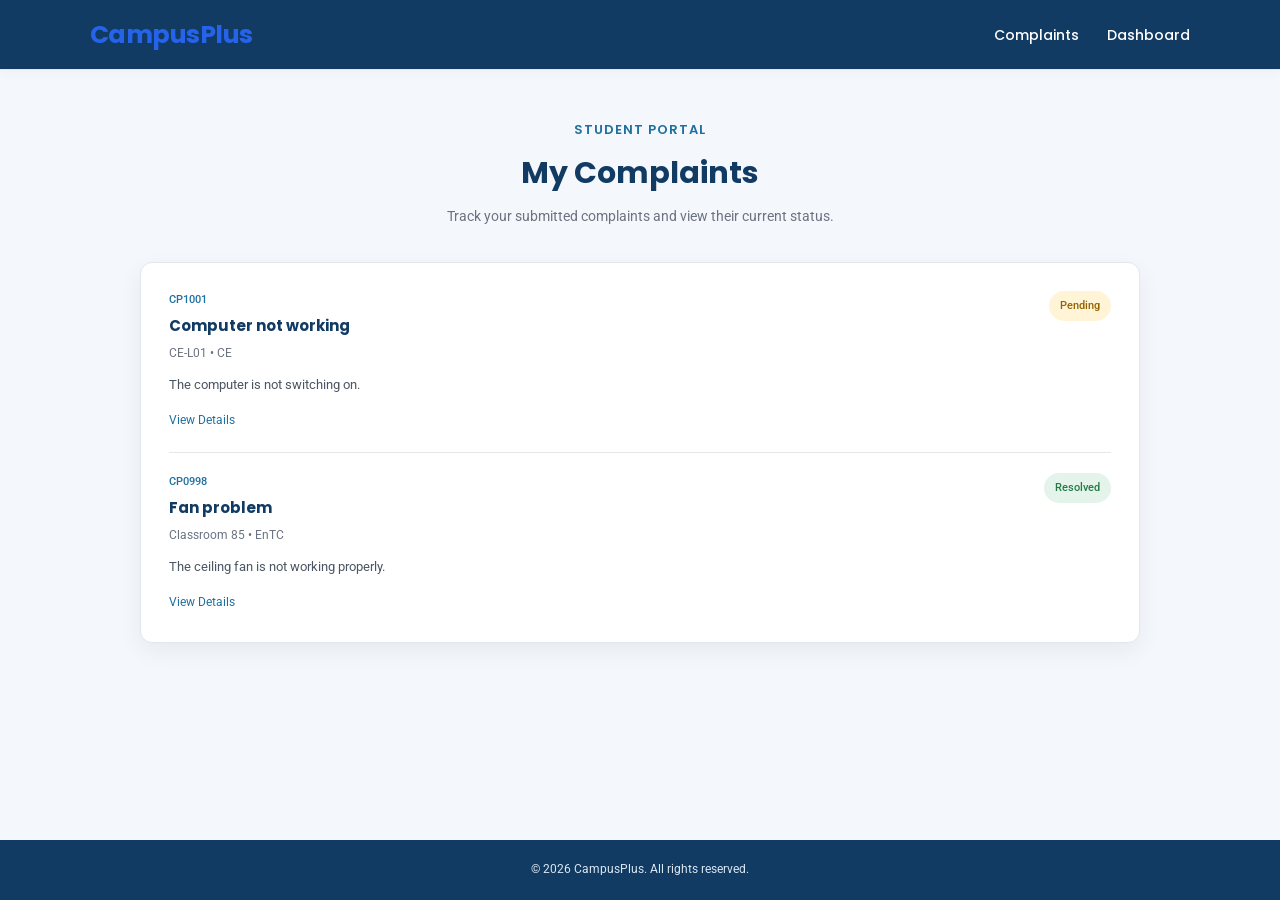
<file: frontend/pages/student/my-complaints.html>
<!DOCTYPE html>
<html lang="en">

<head>

    <meta charset="UTF-8">
    <meta name="viewport" content="width=device-width, initial-scale=1.0">

    <title>My Complaints | CampusPlus</title>

    <link rel="stylesheet" href="../../css/style.css">
    <link rel="stylesheet" href="../../css/complaints.css">

    <link rel="preconnect" href="https://fonts.googleapis.com">
    <link rel="preconnect" href="https://fonts.gstatic.com" crossorigin">

    <link href="https://fonts.googleapis.com/css2?family=Poppins:wght@500;600;700&family=Roboto:wght@400;500&display=swap"
        rel="stylesheet">

</head>

<body>

    <header class="header">

        <div class="header-container">

            <div class="logo">
                <h2>CampusPlus</h2>
            </div>

            <nav>

                <ul class="nav-links">

                    <li>
                        <a href="complaints.html">Complaints</a>
                    </li>

                    <li>
                        <a href="dashboard.html">Dashboard</a>
                    </li>

                </ul>

            </nav>

        </div>

    </header>


    <main class="complaints-section">

        <div class="complaints-container">

            <div class="complaints-heading">

                <p class="page-label">STUDENT PORTAL</p>

                <h1>My Complaints</h1>

                <p>
                    Track your submitted complaints and view their current status.
                </p>

            </div>


            <div class="complaint-list-card">

                <div id="myComplaintsList">

                    <!-- JavaScript will load complaints -->

                </div>

            </div>

        </div>

    </main>


    <footer class="footer">

        <p>
            &copy; 2026 CampusPlus. All rights reserved.
        </p>

    </footer>


    <script src="../../js/main.js"></script>
    <script src="../../js/complaints.js"></script>

</body>

</html>
</file>
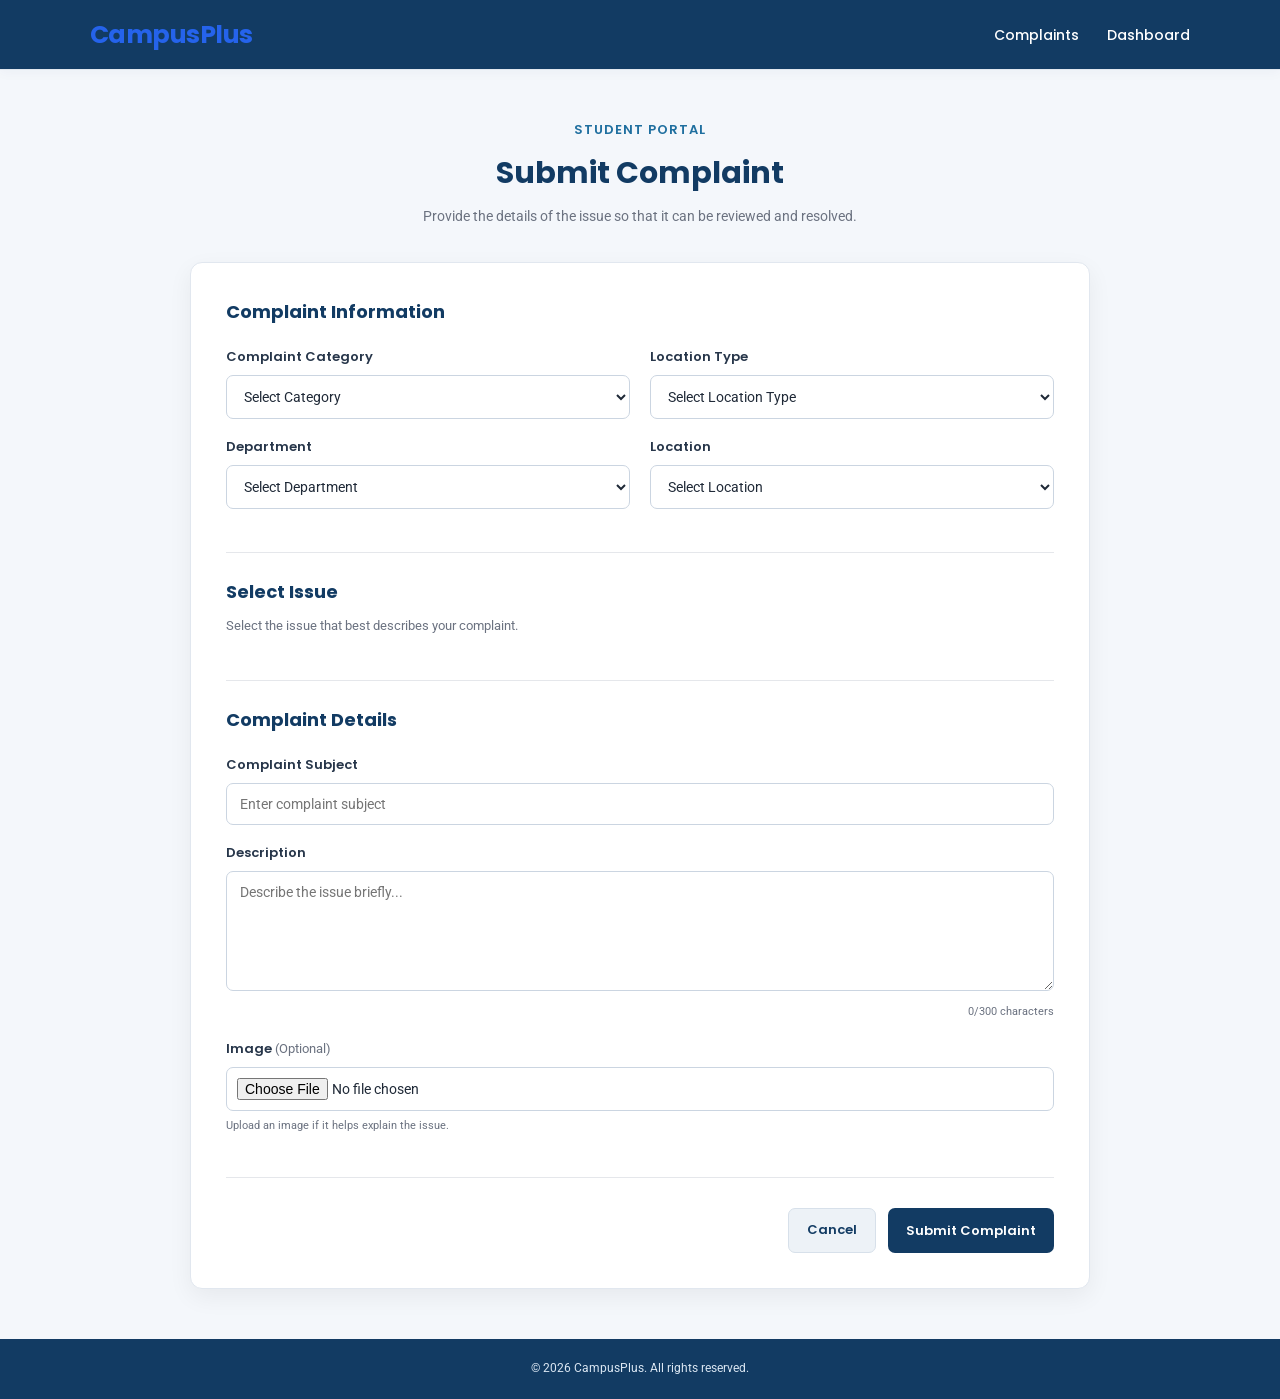
<file: frontend/pages/student/submit-complaint.html>
<!DOCTYPE html>
<html lang="en">

<head>

    <meta charset="UTF-8">
    <meta name="viewport" content="width=device-width, initial-scale=1.0">

    <title>Submit Complaint | CampusPlus</title>

    <link rel="stylesheet" href="../../css/style.css">
    <link rel="stylesheet" href="../../css/complaints.css">

    <link rel="preconnect" href="https://fonts.googleapis.com">
    <link rel="preconnect" href="https://fonts.gstatic.com" crossorigin>

    <link href="https://fonts.googleapis.com/css2?family=Poppins:wght@500;600;700&family=Roboto:wght@400;500&display=swap"
        rel="stylesheet">

</head>

<body>

    <!-- HEADER -->

    <header class="header">

        <div class="header-container">

            <div class="logo">
                <h2>CampusPlus</h2>
            </div>

            <nav>
                <ul class="nav-links">

                    <li>
                        <a href="complaints.html">Complaints</a>
                    </li>

                    <li>
                        <a href="dashboard.html">Dashboard</a>
                    </li>

                </ul>
            </nav>

        </div>

    </header>


    <!-- MAIN -->

    <main class="complaints-section">

        <div class="form-container">

            <div class="complaints-heading">

                <p class="page-label">STUDENT PORTAL</p>

                <h1>Submit Complaint</h1>

                <p>
                    Provide the details of the issue so that it can be reviewed and resolved.
                </p>

            </div>


            <div class="complaint-form-card">

                <form id="complaintForm">


                    <!-- CATEGORY -->

                    <div class="form-section">

                        <h2>Complaint Information</h2>

                        <div class="form-row">

                            <div class="form-group">

                                <label for="complaintCategory">
                                    Complaint Category
                                </label>

                                <select id="complaintCategory" required>

                                    <option value="">
                                        Select Category
                                    </option>

                                    <option value="Lab">
                                        Lab
                                    </option>

                                    <option value="Classroom">
                                        Classroom
                                    </option>

                                    <option value="Auditorium Hall">
                                        Auditorium Hall
                                    </option>

                                    <option value="Water Cooler">
                                        Water Cooler
                                    </option>

                                    <option value="Other">
                                        Other
                                    </option>

                                </select>

                            </div>


                            <div class="form-group">

                                <label for="locationType">
                                    Location Type
                                </label>

                                <select id="locationType" required>

                                    <option value="">
                                        Select Location Type
                                    </option>

                                    <option value="Lab">
                                        Lab
                                    </option>

                                    <option value="Classroom">
                                        Classroom
                                    </option>

                                    <option value="Auditorium Hall">
                                        Auditorium Hall
                                    </option>

                                    <option value="Water Cooler">
                                        Water Cooler
                                    </option>

                                    <option value="Other">
                                        Other
                                    </option>

                                </select>

                            </div>

                        </div>


                        <!-- DEPARTMENT -->

                        <div class="form-row">

                            <div class="form-group">

                                <label for="department">
                                    Department
                                </label>

                                <select id="department">

                                    <option value="">
                                        Select Department
                                    </option>

                                    <option value="CE">
                                        Computer Engineering
                                    </option>

                                    <option value="CSE(DS)">
                                        CSE (Data Science)
                                    </option>

                                    <option value="Electrical">
                                        Electrical Engineering
                                    </option>

                                    <option value="Mechanical">
                                        Mechanical Engineering
                                    </option>

                                    <option value="EnTC">
                                        Electronics & Telecommunication
                                    </option>

                                    <option value="Civil">
                                        Civil Engineering
                                    </option>

                                    <option value="AIDS">
                                        Artificial Intelligence & Data Science
                                    </option>

                                    <option value="AIML">
                                        Artificial Intelligence & Machine Learning
                                    </option>

                                    <option value="IT">
                                        Information Technology
                                    </option>

                                </select>

                            </div>


                            <div class="form-group">

                                <label for="location">
                                    Location
                                </label>

                                <select id="location" required>

                                    <option value="">
                                        Select Location
                                    </option>

                                </select>

                            </div>

                        </div>

                    </div>


                    <!-- ISSUE -->

                    <div class="form-section">

                        <h2>Select Issue</h2>

                        <p class="section-description">
                            Select the issue that best describes your complaint.
                        </p>

                        <div id="issueCards" class="issue-grid">

                            <!-- JavaScript will generate issue cards -->

                        </div>

                        <input type="hidden" id="selectedIssue" required>

                    </div>


                    <!-- DETAILS -->

                    <div class="form-section">

                        <h2>Complaint Details</h2>


                        <div class="form-group">

                            <label for="complaintSubject">
                                Complaint Subject
                            </label>

                            <input
                                type="text"
                                id="complaintSubject"
                                placeholder="Enter complaint subject"
                                maxlength="100"
                                required
                            >

                        </div>


                        <div class="form-group">

                            <label for="description">
                                Description
                            </label>

                            <textarea
                                id="description"
                                rows="5"
                                maxlength="300"
                                placeholder="Describe the issue briefly..."
                                required
                            ></textarea>

                            <div class="character-count">
                                <span id="characterCount">0</span>/300 characters
                            </div>

                        </div>


                        <div class="form-group">

                            <label for="complaintImage">
                                Image <span class="optional">(Optional)</span>
                            </label>

                            <input
                                type="file"
                                id="complaintImage"
                                accept="image/*"
                            >

                            <small>
                                Upload an image if it helps explain the issue.
                            </small>

                        </div>

                    </div>


                    <!-- BUTTONS -->

                    <div class="form-buttons">

                        <a href="complaints.html" class="btn-secondary">
                            Cancel
                        </a>

                        <button type="submit" class="btn-primary">
                            Submit Complaint
                        </button>

                    </div>

                </form>

            </div>

        </div>

    </main>


    <footer class="footer">

        <p>
            &copy; 2026 CampusPlus. All rights reserved.
        </p>

    </footer>


    <script src="../../js/main.js"></script>
    <script src="../../js/complaints.js"></script>

</body>

</html>
</file>
<file: frontend/css/style.css>
/* =========================================================
   CAMPUSPLUS - HOME PAGE
   Theme: Professional + Clean + Attractive
   Poppins = Headings
   Roboto = Normal Text
   ========================================================= */

@import url('https://fonts.googleapis.com/css2?family=Poppins:wght@400;500;600;700&family=Roboto:wght@400;500&display=swap');


/* =========================================================
   RESET
   ========================================================= */

* {
    margin: 0;
    padding: 0;
    box-sizing: border-box;
}


html {
    scroll-behavior: smooth;
}


body {
    font-family: "Roboto", sans-serif;

    background: #f4f7fb;

    color: #27364a;

    line-height: 1.6;
}


a {
    text-decoration: none;
    color: inherit;
}


button {
    font-family: "Roboto", sans-serif;
    cursor: pointer;
}


/* =========================================================
   HEADER
   ========================================================= */

.header {
    position: sticky;

    top: 0;

    z-index: 100;

    width: 100%;

    background: #ffffff;

    border-bottom: 1px solid #e1e7ef;

    box-shadow: 0 2px 12px rgba(18, 59, 99, 0.04);
}


.header-container {
    width: 90%;

    max-width: 1200px;

    min-height: 72px;

    margin: 0 auto;

    display: flex;

    align-items: center;

    justify-content: space-between;
}


/* =========================================================
   LOGO
   ========================================================= */

.header .logo {
    display: flex;

    align-items: center;

    gap: 9px;
}


.header .logo h2 {
    color: #2563eb;

    font-family: "Poppins", sans-serif;

    font-size: 25px;

    font-weight: 700;

    letter-spacing: -0.5px;
}


/* =========================================================
   NAVIGATION
   ========================================================= */

.navbar {
    display: flex;

    align-items: center;

    gap: 30px;
}


.navbar a {
    position: relative;

    color: #374151;

    font-family: "Poppins", sans-serif;

    font-size: 14px;

    font-weight: 500;

    transition: color 0.2s ease;
}


.navbar a:hover {
    color: #2563eb;
}


/* Navigation underline */

.navbar a:not(.nav-login)::after {
    content: "";

    position: absolute;

    left: 0;
    bottom: -7px;

    width: 0;
    height: 2px;

    background: #2563eb;

    transition: width 0.2s ease;
}


.navbar a:not(.nav-login):hover::after {
    width: 100%;
}


/* =========================================================
   LOGIN NAV BUTTON
   ========================================================= */

.navbar .nav-login {
    padding: 9px 19px;

    border-radius: 7px;

    background: #123b63;

    color: #ffffff;

    transition:
        background-color 0.2s ease,
        transform 0.2s ease;
}


.navbar .nav-login:hover {
    background: #0d2f4f;

    color: #ffffff;

    transform: translateY(-1px);
}


/* =========================================================
   HERO SECTION
   ========================================================= */

.hero {
    min-height: 590px;

    display: flex;

    align-items: center;

    position: relative;

    overflow: hidden;

    background:
        linear-gradient(
            135deg,
            #eef4fb 0%,
            #f7f9fc 55%,
            #edf4ff 100%
        );
}


.hero::after {
    content: "";

    position: absolute;

    width: 320px;
    height: 320px;

    right: -100px;
    top: -100px;

    border-radius: 50%;

    background: #dce9fb;

    opacity: 0.55;
}


.hero-content {
    width: 90%;

    max-width: 1200px;

    margin: 0 auto;

    position: relative;

    z-index: 2;
}


/* =========================================================
   HERO TEXT
   ========================================================= */

.welcome-text {
    margin-bottom: 8px;

    color: #2563eb;

    font-family: "Poppins", sans-serif;

    font-size: 13px;

    font-weight: 600;

    letter-spacing: 1.5px;
}


.hero h1 {
    color: #123b63;

    font-family: "Poppins", sans-serif;

    font-size: clamp(42px, 6vw, 68px);

    font-weight: 700;

    line-height: 1.05;

    letter-spacing: -1.5px;
}


.hero h2 {
    margin-top: 10px;

    color: #27364a;

    font-family: "Poppins", sans-serif;

    font-size: clamp(22px, 3vw, 32px);

    font-weight: 600;
}


.hero-description {
    max-width: 680px;

    margin-top: 15px;

    color: #667085;

    font-size: 16px;

    line-height: 1.8;
}


/* =========================================================
   HERO BUTTONS
   ========================================================= */

.hero-buttons {
    display: flex;

    align-items: center;

    gap: 13px;

    margin-top: 28px;
}


.hero-buttons .btn {
    display: inline-flex;

    align-items: center;

    justify-content: center;

    min-height: 46px;

    padding: 0 22px;

    border-radius: 8px;

    font-family: "Poppins", sans-serif;

    font-size: 13px;

    font-weight: 600;

    transition:
        background-color 0.2s ease,
        color 0.2s ease,
        transform 0.2s ease,
        box-shadow 0.2s ease;
}


.hero-buttons .btn:hover {
    transform: translateY(-2px);
}


/* Primary */

.hero-buttons .btn-primary {
    background: #2563eb;

    color: #ffffff;

    box-shadow: 0 5px 15px rgba(37, 99, 235, 0.18);
}


.hero-buttons .btn-primary:hover {
    background: #1d4ed8;
}


/* Secondary */

.hero-buttons .btn-secondary {
    background: #ffffff;

    color: #2563eb;

    border: 1px solid #2563eb;
}


.hero-buttons .btn-secondary:hover {
    background: #eef4ff;
}


/* =========================================================
   ABOUT
   ========================================================= */

.about {
    padding: 80px 0;

    background: #ffffff;
}


.section-heading {
    width: 90%;

    max-width: 1200px;

    margin: 0 auto 30px;
}


.section-heading > p {
    margin-bottom: 6px;

    color: #2563eb;

    font-family: "Poppins", sans-serif;

    font-size: 11px;

    font-weight: 600;

    letter-spacing: 1.2px;
}


.section-heading h2 {
    color: #123b63;

    font-family: "Poppins", sans-serif;

    font-size: 30px;

    font-weight: 700;

    line-height: 1.3;
}


.about-content {
    width: 90%;

    max-width: 1200px;

    margin: 0 auto;

    display: grid;

    grid-template-columns: 1fr 1fr;

    gap: 25px;
}


.about-content p {
    padding: 25px;

    background: #f4f7fb;

    border: 1px solid #e1e7ef;

    border-radius: 11px;

    color: #667085;

    font-size: 15px;

    line-height: 1.8;
}


/* =========================================================
   FEATURES
   ========================================================= */

.features {
    padding: 80px 0;

    background: #f4f7fb;
}


.feature-container {
    width: 90%;

    max-width: 1200px;

    margin: 0 auto;

    display: grid;

    grid-template-columns: repeat(4, 1fr);

    gap: 20px;
}


.feature-card {
    min-height: 240px;

    padding: 25px;

    background: #ffffff;

    border: 1px solid #e1e7ef;

    border-radius: 12px;

    box-shadow: 0 5px 18px rgba(18, 59, 99, 0.04);

    transition:
        transform 0.2s ease,
        box-shadow 0.2s ease,
        border-color 0.2s ease;
}


.feature-card:hover {
    transform: translateY(-5px);

    border-color: #c9d9ef;

    box-shadow: 0 10px 25px rgba(18, 59, 99, 0.08);
}


.feature-icon {
    width: 45px;
    height: 45px;

    margin-bottom: 18px;

    border-radius: 10px;

    display: flex;

    align-items: center;

    justify-content: center;

    background: #e8f0f8;

    font-size: 20px;
}


.feature-card h3 {
    margin-bottom: 8px;

    color: #123b63;

    font-family: "Poppins", sans-serif;

    font-size: 17px;

    font-weight: 600;
}


.feature-card p {
    color: #6b7280;

    font-size: 13px;

    line-height: 1.7;
}


/* =========================================================
   FOOTER
   ========================================================= */

.footer {
    padding: 25px 0;

    background: #123b63;

    color: #dbe7f3;

    text-align: center;
}


.footer p {
    font-size: 12px;
}


/* =========================================================
   RESPONSIVE TABLET
   ========================================================= */

@media (max-width: 1000px) {

    .feature-container {
        grid-template-columns: repeat(2, 1fr);
    }

}


/* =========================================================
   RESPONSIVE MOBILE
   ========================================================= */

@media (max-width: 768px) {

    .header-container {
        width: 92%;
    }


    .navbar {
        gap: 14px;
    }


    .navbar a {
        font-size: 12px;
    }


    .hero {
        min-height: 520px;
    }


    .hero-content {
        width: 92%;
    }


    .hero h1 {
        font-size: 45px;
    }


    .hero h2 {
        font-size: 23px;
    }


    .hero-description {
        font-size: 14px;
    }


    .about-content {
        width: 92%;

        grid-template-columns: 1fr;
    }


    .section-heading {
        width: 92%;
    }


    .feature-container {
        width: 92%;

        grid-template-columns: 1fr;
    }

}


/* =========================================================
   SMALL MOBILE
   ========================================================= */

@media (max-width: 480px) {

    .header-container {
        min-height: 65px;
    }


    .header .logo h2 {
        font-size: 21px;
    }


    .navbar {
        gap: 10px;
    }


    .navbar a:not(.nav-login) {
        display: none;
    }


    .navbar .nav-login {
        padding: 8px 14px;
    }


    .hero-buttons {
        flex-direction: column;

        align-items: flex-start;
    }


    .hero-buttons .btn {
        width: 100%;
        max-width: 220px;
    }


    .hero {
        min-height: 560px;
    }


    .about,
    .features {
        padding: 60px 0;
    }

}
</file>
<file: frontend/css/login.css>
/* ================= GENERAL ================= */

* {
    margin: 0;
    padding: 0;
    box-sizing: border-box;
}

body {
    min-height: 100vh;
    background: #f4f7fb;
    color: #1f2937;
    font-family: "Roboto", sans-serif;
}


/* ================= HEADER ================= */

.header {
    height: 70px;
    padding: 0 7%;
    background: #123b63;
    display: flex;
    align-items: center;
    justify-content: space-between;
}

.logo a {
    color: white;
    text-decoration: none;
    font-family: "Poppins", sans-serif;
    font-size: 24px;
    font-weight: 700;
}

.home-link {
    color: white;
    text-decoration: none;
    font-family: "Poppins", sans-serif;
    font-weight: 500;
}

.home-link:hover {
    text-decoration: underline;
}


/* ================= LOGIN CONTAINER ================= */

.login-container {
    min-height: calc(100vh - 130px);
    display: flex;
    justify-content: center;
    align-items: center;
    padding: 50px 20px;
}


/* ================= LOGIN CARD ================= */

.login-card {
    width: 100%;
    max-width: 450px;
    background: white;
    padding: 40px;
    border-radius: 12px;
    border: 1px solid #e1e7ef;
    box-shadow: 0 8px 25px rgba(0, 0, 0, 0.08);
}


/* ================= HEADING ================= */

.login-heading {
    text-align: center;
    margin-bottom: 28px;
}

.welcome-text {
    color: #1f6f9f;
    font-family: "Poppins", sans-serif;
    font-size: 13px;
    font-weight: 600;
    letter-spacing: 1px;
    margin-bottom: 8px;
}

.login-heading h1 {
    color: #123b63;
    font-family: "Poppins", sans-serif;
    font-size: 27px;
    font-weight: 700;
    margin-bottom: 8px;
}

.login-heading p:last-child {
    color: #6b7280;
    font-size: 14px;
}


/* ================= ROLE SELECTION ================= */

.role-selection {
    display: flex;
    background: #edf2f7;
    border-radius: 8px;
    padding: 4px;
    margin-bottom: 25px;
}

.role-btn {
    width: 50%;
    padding: 11px;
    border: none;
    border-radius: 6px;
    background: transparent;
    color: #5f6b7a;
    font-family: "Poppins", sans-serif;
    font-size: 14px;
    font-weight: 600;
    cursor: pointer;
}

.role-btn.active {
    background: #123b63;
    color: white;
}


/* ================= FORM ================= */

.form-group {
    margin-bottom: 20px;
}

.form-group label {
    display: block;
    margin-bottom: 7px;
    color: #27364a;
    font-family: "Poppins", sans-serif;
    font-size: 14px;
    font-weight: 600;
}

.form-group input {
    width: 100%;
    padding: 12px 13px;
    border: 1px solid #cbd5e1;
    border-radius: 7px;
    outline: none;
    color: #1f2937;
    font-family: "Roboto", sans-serif;
    font-size: 14px;
}

.form-group input:focus {
    border-color: #1f6f9f;
}


/* ================= FORM OPTIONS ================= */

.form-options {
    display: flex;
    justify-content: space-between;
    align-items: center;
    margin: 5px 0 25px;
    font-size: 13px;
}

.remember-me {
    display: flex;
    align-items: center;
    gap: 6px;
    color: #5f6b7a;
}

.remember-me input {
    cursor: pointer;
}

.forgot-password {
    color: #1f6f9f;
    text-decoration: none;
}

.forgot-password:hover {
    text-decoration: underline;
}


/* ================= LOGIN BUTTON ================= */

.login-btn {
    width: 100%;
    padding: 13px;
    border: none;
    border-radius: 7px;
    background: #123b63;
    color: white;
    font-family: "Poppins", sans-serif;
    font-size: 15px;
    font-weight: 600;
    cursor: pointer;
}

.login-btn:hover {
    background: #0d2f4f;
}


/* ================= REGISTRATION LINK ================= */

.register-link {
    text-align: center;
    margin-top: 23px;
    padding-top: 20px;
    border-top: 1px solid #e5e7eb;
}

.register-link p {
    color: #6b7280;
    font-size: 13px;
}

.register-link a {
    color: #1f6f9f;
    font-weight: 500;
    text-decoration: none;
}

.register-link a:hover {
    text-decoration: underline;
}


/* ================= FOOTER ================= */

.footer {
    height: 60px;
    display: flex;
    justify-content: center;
    align-items: center;
    background: #123b63;
    color: #dbe7f3;
    font-size: 12px;
}


/* ================= RESPONSIVE ================= */

@media (max-width: 500px) {

    .header {
        padding: 0 5%;
    }

    .login-card {
        padding: 30px 22px;
    }

    .login-heading h1 {
        font-size: 23px;
    }

    .form-options {
        align-items: flex-start;
        gap: 10px;
    }
}
</file>
<file: frontend/css/otp-verification.css>
/* ==========================
   CampusPlus OTP Verification
   ========================== */


.otp-page {

    min-height: 75vh;

    display: flex;

    justify-content: center;

    align-items: center;

    padding: 50px 20px;

    background: #f7f9fc;

}



.otp-card {

    width: 100%;

    max-width: 500px;

    background: #ffffff;

    padding: 45px;

    border-radius: 18px;

    box-shadow:
        0 8px 30px rgba(0, 0, 0, 0.08);

    text-align: center;

}



.otp-icon {

    width: 70px;

    height: 70px;

    margin: 0 auto 20px;

    border-radius: 50%;

    background: #eef5ff;

    color: #1d4ed8;

    display: flex;

    align-items: center;

    justify-content: center;

    font-size: 30px;

}



.otp-card h1 {

    margin-bottom: 12px;

    font-family: "Poppins", sans-serif;

    font-size: 28px;

    font-weight: 600;

    color: #1f2937;

}



.otp-description {

    margin-bottom: 20px;

    font-family: "Roboto", sans-serif;

    font-size: 15px;

    line-height: 1.6;

    color: #6b7280;

}



.email-display {

    margin-bottom: 28px;

    padding: 12px 15px;

    background: #f8fafc;

    border: 1px solid #e5e7eb;

    border-radius: 8px;

    color: #1f2937;

    font-family: "Roboto", sans-serif;

    font-size: 14px;

    font-weight: 500;

    word-break: break-word;

}



.otp-card form {

    text-align: left;

}



.otp-card label {

    display: block;

    margin-bottom: 8px;

    font-family: "Roboto", sans-serif;

    font-size: 14px;

    font-weight: 500;

    color: #374151;

}



.otp-input {

    width: 100%;

    box-sizing: border-box;

    padding: 14px;

    border: 1px solid #d1d5db;

    border-radius: 8px;

    outline: none;

    font-family: "Poppins", sans-serif;

    font-size: 24px;

    font-weight: 600;

    text-align: center;

    letter-spacing: 10px;

    color: #1f2937;

    transition: 0.2s ease;

}



.otp-input:focus {

    border-color: #1d4ed8;

    box-shadow:
        0 0 0 3px rgba(29, 78, 216, 0.10);

}



/* Remove number spinner */

.otp-input::-webkit-inner-spin-button,
.otp-input::-webkit-outer-spin-button {

    -webkit-appearance: none;

    margin: 0;

}



.otp-btn {

    width: 100%;

    margin-top: 20px;

    padding: 14px 20px;

    border: none;

    border-radius: 8px;

    background: #1d4ed8;

    color: #ffffff;

    font-family: "Poppins", sans-serif;

    font-size: 15px;

    font-weight: 500;

    cursor: pointer;

    transition: 0.2s ease;

}



.otp-btn:hover {

    background: #1e40af;

}



.message {

    min-height: 20px;

    margin: 15px 0;

    font-family: "Roboto", sans-serif;

    font-size: 14px;

}



.resend {

    margin-top: 10px;

    font-family: "Roboto", sans-serif;

    font-size: 14px;

    color: #6b7280;

}



.resend button {

    padding: 0;

    border: none;

    background: none;

    color: #1d4ed8;

    font-family: "Roboto", sans-serif;

    font-size: 14px;

    cursor: pointer;

}



.resend button:hover {

    text-decoration: underline;

}



.back-link {

    display: inline-block;

    margin-top: 20px;

    color: #1d4ed8;

    text-decoration: none;

    font-family: "Roboto", sans-serif;

    font-size: 14px;

}



.back-link:hover {

    text-decoration: underline;

}



/* Responsive */

@media (max-width: 600px) {

    .otp-card {

        padding: 30px 20px;

    }


    .otp-card h1 {

        font-size: 23px;

    }


    .otp-input {

        font-size: 20px;

        letter-spacing: 6px;

    }

}
</file>
<file: frontend/css/registration.css>
/* =========================================================
   CAMPUSPLUS REGISTRATION PAGE
   ========================================================= */

* {
    margin: 0;
    padding: 0;
    box-sizing: border-box;
}

body {
    min-height: 100vh;
    background: #f4f7fb;
    color: #1f2937;
    font-family: "Roboto", sans-serif;
}


/* =========================================================
   HEADER
   ========================================================= */

.header {
    height: 70px;
    background: #123b63;

    display: flex;
    align-items: center;

    padding: 0 7%;
}


/* CampusPlus - Top Left */

.header .logo {
    display: flex;
    align-items: center;
}

.header .logo a {
    color: white !important;
    text-decoration: none;

    font-family: "Poppins", sans-serif;
    font-size: 24px;
    font-weight: 700;
}


/* Home + Login - Top Right */

.header nav {
    margin-left: auto;

    display: flex;
    align-items: center;
    gap: 30px;
}

.header nav a {
    color: white !important;
    text-decoration: none;

    font-family: "Poppins", sans-serif;
    font-size: 14px;
    font-weight: 500;
}

.header nav a:hover {
    text-decoration: underline;
}


/* =========================================================
   REGISTRATION SECTION
   ========================================================= */

.registration-container {
    width: 90%;
    max-width: 1050px;

    margin: 0 auto;
    padding: 55px 0 65px;
}


/* =========================================================
   REGISTRATION CARD
   ========================================================= */

.registration-card {
    width: 100%;

    background: white;

    border: 1px solid #dfe6ee;
    border-radius: 12px;

    padding: 38px 45px;

    box-shadow: 0 6px 22px rgba(0, 0, 0, 0.06);
}


/* =========================================================
   REGISTRATION HEADING
   ========================================================= */

.registration-header {
    margin-bottom: 28px;
}

.registration-header h1 {
    color: #123b63;

    font-family: "Poppins", sans-serif;
    font-size: 32px;
    font-weight: 700;

    margin-bottom: 8px;
}

.registration-header p {
    max-width: 650px;

    color: #64748b;

    font-size: 15px;
    line-height: 1.6;
}


/* =========================================================
   VERIFICATION NOTE
   ========================================================= */

.verification-note {
    background: #f1f7fc;

    border: 1px solid #d7e5f0;
    border-left: 4px solid #1f6f9f;

    border-radius: 7px;

    padding: 13px 15px;

    margin-bottom: 30px;

    color: #36516b;

    font-size: 13px;
    line-height: 1.5;
}


/* =========================================================
   FORM SECTIONS
   ========================================================= */

.form-section {
    padding-bottom: 30px;
    margin-bottom: 30px;

    border-bottom: 1px solid #e5eaf0;
}

.form-section h2 {
    color: #123b63;

    font-family: "Poppins", sans-serif;
    font-size: 20px;
    font-weight: 600;

    margin-bottom: 25px;

    padding-left: 12px;

    border-left: 4px solid #1f6f9f;
}


/* =========================================================
   FORM GROUP
   ========================================================= */

.form-group {
    display: flex;
    flex-direction: column;

    margin-bottom: 22px;
}

.form-group:last-child {
    margin-bottom: 0;
}


/* =========================================================
   LABELS
   ========================================================= */

.form-group label {
    color: #27364a;

    font-family: "Poppins", sans-serif;
    font-size: 13px;
    font-weight: 600;

    margin-bottom: 8px;
}


/* =========================================================
   INPUTS + SELECT
   ========================================================= */

.form-group input,
.form-group select {
    width: 100%;
    height: 46px;

    padding: 0 14px;

    border: 1px solid #cbd5e1;
    border-radius: 7px;

    background: white;

    color: #1f2937;

    font-family: "Roboto", sans-serif;
    font-size: 14px;

    outline: none;

    transition: border-color 0.2s ease,
                box-shadow 0.2s ease;
}

.form-group input::placeholder {
    color: #9aa5b1;
}


/* Focus */

.form-group input:focus,
.form-group select:focus {
    border-color: #1f6f9f;

    box-shadow: 0 0 0 2px rgba(31, 111, 159, 0.08);
}


/* =========================================================
   VERIFICATION INFORMATION
   ========================================================= */

.verification-info {
    background: #f8fafc;

    border: 1px solid #dfe6ee;
    border-radius: 8px;

    padding: 20px;

    margin-bottom: 25px;
}

.verification-info h3 {
    color: #123b63;

    font-family: "Poppins", sans-serif;
    font-size: 16px;
    font-weight: 600;

    margin-bottom: 10px;
}

.verification-info p {
    color: #64748b;

    font-size: 13px;
    line-height: 1.6;

    margin-bottom: 7px;
}

.verification-info p:last-child {
    margin-bottom: 0;
}


/* =========================================================
   TERMS
   ========================================================= */

.terms {
    margin: 5px 0 25px;
}

.terms label {
    display: flex;
    align-items: center;
    gap: 9px;

    color: #5f6b7a;

    font-size: 13px;
    line-height: 1.5;

    cursor: pointer;
}

.terms input {
    width: 15px;
    height: 15px;

    cursor: pointer;
}

.terms a {
    color: #1f6f9f;

    text-decoration: none;
    font-weight: 500;
}

.terms a:hover {
    text-decoration: underline;
}


/* =========================================================
   SUBMIT BUTTON
   ========================================================= */

.btn-primary {
    width: 100%;
    height: 47px;

    border: none;
    border-radius: 7px;

    background: #123b63;

    color: white;

    font-family: "Poppins", sans-serif;
    font-size: 15px;
    font-weight: 600;

    cursor: pointer;

    transition: background 0.2s ease;
}

.btn-primary:hover {
    background: #0d2f4f;
}


/* =========================================================
   LOGIN LINK
   ========================================================= */

.login-link {
    text-align: center;

    margin-top: 23px;
    padding-top: 20px;

    border-top: 1px solid #e5e7eb;

    color: #6b7280;

    font-size: 13px;
}

.login-link a {
    color: #1f6f9f;

    text-decoration: none;

    font-weight: 500;
}

.login-link a:hover {
    text-decoration: underline;
}


/* =========================================================
   FOOTER
   ========================================================= */

.footer {
    min-height: 60px;

    display: flex;
    justify-content: center;
    align-items: center;

    background: #123b63;

    color: #dbe7f3;

    font-size: 12px;

    text-align: center;
}


/* =========================================================
   RESPONSIVE
   ========================================================= */

@media (max-width: 700px) {

    .registration-container {
        width: 100%;
        padding: 40px 15px;
    }

    .registration-header h1 {
        font-size: 27px;
    }

    .registration-card {
        padding: 30px 25px;
    }

    .header {
        padding: 0 5%;
    }

    .header nav {
        gap: 18px;
    }
}


/* =========================================================
   SMALL MOBILE
   ========================================================= */

@media (max-width: 450px) {

    .header {
        height: 65px;
        padding: 0 5%;
    }

    .header .logo a {
        font-size: 21px;
    }

    .header nav {
        gap: 12px;
    }

    .header nav a {
        font-size: 13px;
    }

    .registration-header h1 {
        font-size: 24px;
    }

    .registration-card {
        padding: 25px 18px;
    }

    .form-section h2 {
        font-size: 18px;
    }
}
</file>
<file: frontend/css/verify-student.css>
/* ================================
   CampusPlus Student Verification
   ================================ */


.verification-page {

    min-height: 75vh;

    display: flex;

    justify-content: center;

    align-items: center;

    padding: 50px 20px;

    background: #f7f9fc;

}



.verification-card {

    width: 100%;

    max-width: 560px;

    background: #ffffff;

    padding: 45px;

    border-radius: 18px;

    box-shadow:
        0 8px 30px rgba(0, 0, 0, 0.08);

    text-align: center;

}



.verification-icon-large {

    width: 70px;

    height: 70px;

    margin: 0 auto 20px;

    border-radius: 50%;

    background: #eef5ff;

    color: #1d4ed8;

    display: flex;

    align-items: center;

    justify-content: center;

    font-size: 30px;

    font-weight: 600;

}



.verification-card h1 {

    margin-bottom: 12px;

    font-family: "Poppins", sans-serif;

    font-size: 28px;

    font-weight: 600;

    color: #1f2937;

}



.verification-description {

    margin-bottom: 30px;

    font-family: "Roboto", sans-serif;

    font-size: 15px;

    line-height: 1.6;

    color: #6b7280;

}



.student-details {

    margin-bottom: 25px;

    padding: 20px;

    background: #f8fafc;

    border: 1px solid #e5e7eb;

    border-radius: 12px;

    text-align: left;

}



.detail-row {

    display: flex;

    justify-content: space-between;

    gap: 20px;

    padding: 12px 0;

    border-bottom: 1px solid #e5e7eb;

    font-family: "Roboto", sans-serif;

}



.detail-row:last-child {

    border-bottom: none;

}



.detail-label {

    font-weight: 500;

    color: #6b7280;

}



.detail-row span:last-child {

    font-weight: 500;

    color: #1f2937;

    text-align: right;

}



.verification-status {

    margin-bottom: 25px;

    padding: 14px;

    border-radius: 10px;

    background: #fff8e6;

    color: #8a6500;

    font-family: "Roboto", sans-serif;

    font-size: 14px;

    line-height: 1.5;

}



.verify-btn {

    width: 100%;

    padding: 14px 20px;

    border: none;

    border-radius: 8px;

    background: #1d4ed8;

    color: #ffffff;

    font-family: "Poppins", sans-serif;

    font-size: 15px;

    font-weight: 500;

    cursor: pointer;

    transition: 0.2s ease;

}



.verify-btn:hover:not(:disabled) {

    background: #1e40af;

}



.verify-btn:disabled {

    opacity: 0.6;

    cursor: not-allowed;

}



.back-link {

    display: inline-block;

    margin-top: 20px;

    color: #1d4ed8;

    text-decoration: none;

    font-family: "Roboto", sans-serif;

    font-size: 14px;

}



.back-link:hover {

    text-decoration: underline;

}



/* Responsive */

@media (max-width: 600px) {

    .verification-card {

        padding: 30px 20px;

    }


    .verification-card h1 {

        font-size: 23px;

    }


    .detail-row {

        flex-direction: column;

        gap: 5px;

    }


    .detail-row span:last-child {

        text-align: left;

    }

}
</file>
<file: frontend/css/admin-announcements.css>
/* =====================================================
   CAMPUSPLUS - ADMIN ANNOUNCEMENTS
   Standalone CSS
   ===================================================== */

@import url('https://fonts.googleapis.com/css2?family=Poppins:wght@400;500;600;700&family=Roboto:wght@400;500;700&display=swap');

* {
    margin: 0;
    padding: 0;
    box-sizing: border-box;
}

body {
    min-height: 100vh;
    background: #f4f7fb;
    color: #27364a;
    font-family: "Roboto", sans-serif;
}

.announcement-header {
    height: 72px;
    background: #123b63;
}

.header-inner {
    width: 92%;
    max-width: 1250px;
    height: 100%;
    margin: auto;

    display: flex;
    align-items: center;
    justify-content: space-between;
}

.brand {
    display: flex;
    align-items: baseline;
    gap: 10px;
}

.brand h2 {
    color: white;
    font-family: "Poppins", sans-serif;
    font-size: 22px;
}

.brand span {
    color: #dbe7f3;
    font-size: 12px;
}

.back-link {
    color: white;
    text-decoration: none;
    font-family: "Poppins", sans-serif;
    font-size: 13px;
}

.announcement-page {
    width: 92%;
    max-width: 1250px;
    margin: auto;
    padding: 38px 0 50px;
}

.page-heading {
    display: flex;
    justify-content: space-between;
    align-items: center;
    gap: 20px;
    margin-bottom: 28px;
}

.heading-label {
    color: #1f6f9f;
    font-family: "Poppins", sans-serif;
    font-size: 12px;
    font-weight: 600;
    letter-spacing: 1px;
}

.page-heading h1 {
    color: #123b63;
    font-family: "Poppins", sans-serif;
    font-size: 29px;
    margin: 4px 0;
}

.page-heading p:last-child {
    color: #6b7280;
    font-size: 14px;
}

.add-button {
    padding: 11px 18px;

    background: #123b63;
    color: white;

    border: none;
    border-radius: 7px;

    font-family: "Poppins", sans-serif;
    font-size: 13px;
    font-weight: 600;

    cursor: pointer;
}

.add-button:hover {
    background: #0d2f4f;
}

.search-section {
    margin-bottom: 18px;
}

.search-box {
    position: relative;
}

.search-box input {
    width: 100%;
    height: 48px;

    padding: 0 45px;

    background: white;

    border: 1px solid #d5dde7;
    border-radius: 8px;

    outline: none;

    font-family: "Roboto", sans-serif;
}

.search-icon {
    position: absolute;
    left: 16px;
    top: 13px;

    color: #6b7280;
    font-size: 20px;
}

.clear-search {
    position: absolute;
    right: 14px;
    top: 11px;

    background: none;
    font-size: 20px;
    color: #6b7280;
}

.announcement-filters {
    display: flex;
    flex-wrap: wrap;
    gap: 9px;
    margin-bottom: 25px;
}

.announcement-filter {
    padding: 9px 15px;

    background: white;

    border: 1px solid #d5dde7;
    border-radius: 7px;

    color: #5f6b7a;

    font-family: "Poppins", sans-serif;
    font-size: 12px;

    cursor: pointer;
}

.announcement-filter.active {
    background: #123b63;
    color: white;
    border-color: #123b63;
}

.announcements-list {
    display: flex;
    flex-direction: column;
    gap: 15px;
}

.announcement-card {
    display: flex;
    gap: 18px;

    padding: 22px;

    background: white;

    border: 1px solid #e1e7ef;
    border-radius: 11px;

    box-shadow: 0 5px 18px rgba(18, 59, 99, 0.05);
}

.announcement-icon {
    width: 44px;
    height: 44px;

    flex-shrink: 0;

    display: flex;
    align-items: center;
    justify-content: center;

    border-radius: 8px;

    font-weight: 700;
}

.announcement-icon.important {
    background: #fef2f2;
    color: #b91c1c;
}

.announcement-icon.maintenance {
    background: #fff7ed;
    color: #c2410c;
}

.announcement-icon.update {
    background: #eff6ff;
    color: #2563eb;
}

.announcement-icon.resolved {
    background: #ecfdf5;
    color: #15803d;
}

.announcement-content {
    flex: 1;
}

.announcement-top {
    display: flex;
    justify-content: space-between;
    gap: 20px;
}

.category {
    display: block;
    margin-bottom: 4px;

    font-family: "Poppins", sans-serif;
    font-size: 11px;
    font-weight: 600;
}

.category.important {
    color: #b91c1c;
}

.category.maintenance {
    color: #c2410c;
}

.category.update {
    color: #2563eb;
}

.category.resolved {
    color: #15803d;
}

.announcement-card h3 {
    color: #123b63;
    font-family: "Poppins", sans-serif;
    font-size: 16px;
}

.announcement-date {
    color: #7b8794;
    font-size: 11px;
}

.announcement-content > p {
    margin-top: 10px;
    color: #5f6b7a;
    font-size: 13px;
    line-height: 1.7;
}

/* ================= ADMIN ACTIONS ================= */

.announcement-actions {
    display: flex;
    gap: 8px;
    margin-top: 15px;
}

.edit-btn,
.delete-btn {
    padding: 7px 13px;

    border-radius: 6px;

    font-family: "Poppins", sans-serif;
    font-size: 11px;
    font-weight: 600;

    cursor: pointer;
}

.edit-btn {
    background: #edf4ff;
    color: #2563eb;
}

.delete-btn {
    background: #fef2f2;
    color: #dc2626;
}

.edit-btn:hover {
    background: #dbeafe;
}

.delete-btn:hover {
    background: #fee2e2;
}

.no-announcements {
    display: none;
    text-align: center;

    padding: 45px 20px;

    background: white;

    border: 1px solid #e1e7ef;
    border-radius: 11px;
}

.no-icon {
    margin: auto auto 12px;

    width: 45px;
    height: 45px;

    display: flex;
    align-items: center;
    justify-content: center;

    border-radius: 50%;

    background: #edf2f7;
    color: #123b63;
}

.no-announcements h3 {
    color: #123b63;
    font-family: "Poppins", sans-serif;
}

.no-announcements p {
    margin-top: 5px;
    color: #6b7280;
    font-size: 13px;
}

.announcement-footer {
    padding: 20px;

    background: #123b63;

    text-align: center;

    color: #dbe7f3;
    font-size: 12px;
}

@media (max-width: 700px) {

    .page-heading {
        align-items: flex-start;
        flex-direction: column;
    }

    .announcement-top {
        flex-direction: column;
        gap: 7px;
    }

    .announcement-card {
        padding: 17px;
    }

}
</file>
<file: frontend/css/complaints.css>
/* =====================================================
   CAMPUSPLUS COMPLAINTS
   Same visual style as Login & Registration
   ===================================================== */


/* ================= GENERAL ================= */

* {
    margin: 0;
    padding: 0;
    box-sizing: border-box;
}

body {
    min-height: 100vh;
    background: #f4f7fb;
    color: #1f2937;
    font-family: "Roboto", sans-serif;
}


/* ================= HEADER ================= */

.header {
    height: 70px;
    padding: 0 7%;
    background: #123b63;
    display: flex;
    align-items: center;
}

.header-container {
    width: 100%;
    display: flex;
    align-items: center;
    justify-content: space-between;
}

.logo h2 {
    color: white;
    font-family: "Poppins", sans-serif;
    font-size: 24px;
    font-weight: 700;
}

.nav-links {
    display: flex;
    align-items: center;
    gap: 28px;
    list-style: none;
}

.nav-links a {
    color: white;
    text-decoration: none;
    font-family: "Poppins", sans-serif;
    font-size: 14px;
    font-weight: 500;
}

.nav-links a:hover {
    text-decoration: underline;
}


/* ================= MAIN ================= */

.complaints-section {
    min-height: calc(100vh - 130px);
    padding: 50px 20px;
}

.complaints-container {
    width: 100%;
    max-width: 1000px;
    margin: 0 auto;
}

.form-container {
    width: 100%;
    max-width: 900px;
    margin: 0 auto;
}

.details-container {
    width: 100%;
    max-width: 900px;
    margin: 0 auto;
}


/* ================= PAGE HEADING ================= */

.complaints-heading {
    text-align: center;
    margin-bottom: 35px;
}

.page-label {
    color: #1f6f9f;
    font-family: "Poppins", sans-serif;
    font-size: 13px;
    font-weight: 600;
    letter-spacing: 1px;
    margin-bottom: 8px;
}

.complaints-heading h1 {
    color: #123b63;
    font-family: "Poppins", sans-serif;
    font-size: 30px;
    font-weight: 700;
    margin-bottom: 8px;
}

.complaints-heading > p:last-child {
    color: #6b7280;
    font-size: 14px;
}


/* ================= ACTION CARDS ================= */

.complaint-actions {
    display: grid;
    grid-template-columns: repeat(2, 1fr);
    gap: 22px;
    margin-bottom: 30px;
}

.complaint-action-card {
    display: flex;
    gap: 20px;
    background: white;
    border: 1px solid #e1e7ef;
    border-radius: 12px;
    padding: 28px;
    box-shadow: 0 8px 25px rgba(0, 0, 0, 0.06);
}

.action-icon {
    width: 48px;
    height: 48px;
    min-width: 48px;
    border-radius: 8px;
    background: #edf2f7;
    color: #123b63;
    display: flex;
    align-items: center;
    justify-content: center;
    font-family: "Poppins", sans-serif;
    font-size: 25px;
    font-weight: 600;
}

.action-content {
    flex: 1;
}

.action-content h2 {
    color: #123b63;
    font-family: "Poppins", sans-serif;
    font-size: 18px;
    margin-bottom: 8px;
}

.action-content p {
    color: #6b7280;
    font-size: 14px;
    line-height: 1.6;
    margin-bottom: 18px;
}


/* ================= BUTTONS ================= */

.btn-primary,
.btn-secondary,
.btn-danger,
.btn-success {
    display: inline-flex;
    align-items: center;
    justify-content: center;
    padding: 11px 18px;
    border-radius: 7px;
    font-family: "Poppins", sans-serif;
    font-size: 13px;
    font-weight: 600;
    text-decoration: none;
    cursor: pointer;
    border: none;
}

.btn-primary {
    background: #123b63;
    color: white;
}

.btn-primary:hover {
    background: #0d2f4f;
}

.btn-secondary {
    background: #edf2f7;
    color: #123b63;
    border: 1px solid #d7e0ea;
}

.btn-secondary:hover {
    background: #e2e9f0;
}

.btn-danger {
    background: #b42318;
    color: white;
}

.btn-danger:hover {
    background: #8f1c13;
}

.btn-success {
    background: #247a45;
    color: white;
}

.btn-success:hover {
    background: #1b6036;
}


/* ================= SECTION ================= */

.status-summary,
.recent-section {
    background: white;
    border: 1px solid #e1e7ef;
    border-radius: 12px;
    padding: 28px;
    margin-bottom: 25px;
    box-shadow: 0 8px 25px rgba(0, 0, 0, 0.06);
}

.section-heading {
    display: flex;
    justify-content: space-between;
    align-items: center;
    margin-bottom: 22px;
}

.section-heading h2 {
    color: #123b63;
    font-family: "Poppins", sans-serif;
    font-size: 19px;
    font-weight: 700;
    margin-bottom: 5px;
}

.section-heading p {
    color: #6b7280;
    font-size: 13px;
}

.view-link {
    color: #1f6f9f;
    text-decoration: none;
    font-size: 13px;
    font-weight: 500;
}

.view-link:hover {
    text-decoration: underline;
}


/* ================= STATUS CARDS ================= */

.status-cards {
    display: grid;
    grid-template-columns: repeat(4, 1fr);
    gap: 15px;
}

.status-card {
    display: flex;
    align-items: center;
    gap: 13px;
    padding: 18px;
    background: #f8fafc;
    border: 1px solid #e1e7ef;
    border-radius: 8px;
}

.status-number {
    width: 42px;
    height: 42px;
    min-width: 42px;
    border-radius: 8px;
    display: flex;
    align-items: center;
    justify-content: center;
    font-family: "Poppins", sans-serif;
    font-size: 13px;
    font-weight: 700;
}

.pending-number {
    background: #fff4d6;
    color: #946200;
}

.progress-number {
    background: #e6f0f8;
    color: #1f6f9f;
}

.resolved-number {
    background: #e5f4eb;
    color: #247a45;
}

.rejected-number {
    background: #fbe9e7;
    color: #b42318;
}

.status-card h3 {
    color: #27364a;
    font-family: "Poppins", sans-serif;
    font-size: 14px;
    margin-bottom: 3px;
}

.status-card p {
    color: #6b7280;
    font-size: 11px;
    line-height: 1.4;
}


/* ================= RECENT COMPLAINT ================= */

.recent-complaints {
    display: flex;
    flex-direction: column;
}

.complaint-row {
    display: flex;
    align-items: center;
    justify-content: space-between;
    gap: 15px;
    padding: 17px 0;
    border-bottom: 1px solid #e5e7eb;
}

.complaint-row:last-child {
    border-bottom: none;
}

.complaint-info strong {
    display: block;
    color: #27364a;
    font-family: "Poppins", sans-serif;
    font-size: 14px;
    margin-bottom: 5px;
}

.complaint-info span {
    color: #6b7280;
    font-size: 12px;
}


/* ================= STATUS BADGES ================= */

.status {
    display: inline-flex;
    padding: 6px 11px;
    border-radius: 20px;
    font-size: 11px;
    font-weight: 500;
    white-space: nowrap;
}

.status-pending {
    background: #fff4d6;
    color: #946200;
}

.status-progress {
    background: #e6f0f8;
    color: #1f6f9f;
}

.status-resolved {
    background: #e5f4eb;
    color: #247a45;
}

.status-completed {
    background: #e5f4eb;
    color: #247a45;
}

.status-rejected {
    background: #fbe9e7;
    color: #b42318;
}


/* ================= FORM CARD ================= */

.complaint-form-card,
.complaint-list-card,
.filter-card,
.admin-complaints-card,
.details-card {
    background: white;
    border: 1px solid #e1e7ef;
    border-radius: 12px;
    box-shadow: 0 8px 25px rgba(0, 0, 0, 0.06);
}

.complaint-form-card {
    padding: 35px;
}


/* ================= FORM SECTION ================= */

.form-section {
    padding-bottom: 25px;
    margin-bottom: 25px;
    border-bottom: 1px solid #e5e7eb;
}

.form-section:last-of-type {
    border-bottom: none;
    margin-bottom: 0;
}

.form-section h2,
.filter-card h2 {
    color: #123b63;
    font-family: "Poppins", sans-serif;
    font-size: 18px;
    font-weight: 700;
    margin-bottom: 20px;
}

.section-description {
    color: #6b7280;
    font-size: 13px;
    margin-top: -10px;
    margin-bottom: 18px;
}


/* ================= FORM ROW ================= */

.form-row {
    display: grid;
    grid-template-columns: repeat(2, 1fr);
    gap: 20px;
}


/* ================= FORM GROUP ================= */

.form-group {
    margin-bottom: 18px;
}

.form-group label {
    display: block;
    margin-bottom: 7px;
    color: #27364a;
    font-family: "Poppins", sans-serif;
    font-size: 13px;
    font-weight: 600;
}

.form-group input,
.form-group select,
.form-group textarea {
    width: 100%;
    padding: 12px 13px;
    border: 1px solid #cbd5e1;
    border-radius: 7px;
    outline: none;
    background: white;
    color: #1f2937;
    font-family: "Roboto", sans-serif;
    font-size: 14px;
}

.form-group input:focus,
.form-group select:focus,
.form-group textarea:focus {
    border-color: #1f6f9f;
}

.form-group textarea {
    resize: vertical;
    min-height: 120px;
}

.form-group input[type="file"] {
    padding: 10px;
}

.form-group small {
    display: block;
    color: #6b7280;
    font-size: 11px;
    margin-top: 6px;
}

.optional {
    color: #6b7280;
    font-family: "Roboto", sans-serif;
    font-weight: 400;
}


/* ================= CHARACTER COUNT ================= */

.character-count {
    text-align: right;
    color: #6b7280;
    font-size: 11px;
    margin-top: 5px;
}


/* ================= ISSUE GRID ================= */

.issue-grid {
    display: grid;
    grid-template-columns: repeat(2, 1fr);
    gap: 12px;
}

.issue-card {
    padding: 15px;
    border: 1px solid #dbe3eb;
    border-radius: 8px;
    background: #f8fafc;
    cursor: pointer;
    transition: 0.2s ease;
}

.issue-card:hover {
    border-color: #1f6f9f;
}

.issue-card.selected {
    border-color: #123b63;
    background: #edf2f7;
}

.issue-card h3 {
    color: #27364a;
    font-family: "Poppins", sans-serif;
    font-size: 13px;
    font-weight: 600;
}

.issue-card p {
    color: #6b7280;
    font-size: 11px;
    margin-top: 4px;
}


/* ================= FORM BUTTONS ================= */

.form-buttons {
    display: flex;
    justify-content: flex-end;
    gap: 12px;
    padding-top: 5px;
}


/* ================= MY COMPLAINTS ================= */

.complaint-list-card {
    padding: 28px;
}

.my-complaint-item {
    padding: 20px 0;
    border-bottom: 1px solid #e5e7eb;
}

.my-complaint-item:first-child {
    padding-top: 0;
}

.my-complaint-item:last-child {
    border-bottom: none;
    padding-bottom: 0;
}

.my-complaint-top {
    display: flex;
    align-items: flex-start;
    justify-content: space-between;
    gap: 15px;
}

.my-complaint-id {
    color: #1f6f9f;
    font-size: 11px;
    font-weight: 500;
    margin-bottom: 5px;
}

.my-complaint-item h3 {
    color: #123b63;
    font-family: "Poppins", sans-serif;
    font-size: 15px;
    margin-bottom: 6px;
}

.my-complaint-location {
    color: #6b7280;
    font-size: 12px;
}

.my-complaint-description {
    color: #4b5563;
    font-size: 13px;
    line-height: 1.5;
    margin: 12px 0;
}

.details-link {
    color: #1f6f9f;
    text-decoration: none;
    font-size: 12px;
}

.details-link:hover {
    text-decoration: underline;
}


/* ================= FILTER ================= */

.filter-card {
    padding: 28px;
    margin-bottom: 25px;
}

.filter-row {
    display: grid;
    grid-template-columns: repeat(4, 1fr);
    gap: 15px;
}

.filter-row .form-group {
    margin-bottom: 0;
}


/* ================= ADMIN COMPLAINTS ================= */

.admin-complaints-card {
    padding: 28px;
}

.complaint-count {
    color: #6b7280;
    font-size: 12px;
}


/* ================= DETAILS ================= */

.details-card {
    padding: 30px;
    margin-bottom: 25px;
}

.detail-header {
    display: flex;
    align-items: flex-start;
    justify-content: space-between;
    gap: 20px;
    padding-bottom: 22px;
    margin-bottom: 22px;
    border-bottom: 1px solid #e5e7eb;
}

.detail-header h2 {
    color: #123b63;
    font-family: "Poppins", sans-serif;
    font-size: 21px;
    margin-bottom: 6px;
}

.complaint-id {
    color: #1f6f9f;
    font-size: 12px;
}

.details-grid {
    display: grid;
    grid-template-columns: repeat(2, 1fr);
    gap: 20px;
}

.detail-item label {
    display: block;
    color: #6b7280;
    font-size: 11px;
    margin-bottom: 5px;
}

.detail-item strong {
    color: #27364a;
    font-family: "Poppins", sans-serif;
    font-size: 13px;
}

.detail-description {
    grid-column: 1 / -1;
}

.detail-description p {
    color: #4b5563;
    font-size: 13px;
    line-height: 1.6;
}


/* ================= ADMIN ACTIONS ================= */

.admin-actions {
    background: white;
    border: 1px solid #e1e7ef;
    border-radius: 12px;
    padding: 28px;
    box-shadow: 0 8px 25px rgba(0, 0, 0, 0.06);
}

.action-buttons {
    display: flex;
    flex-wrap: wrap;
    gap: 10px;
}


/* ================= EMPTY MESSAGE ================= */

.empty-message {
    text-align: center;
    padding: 40px 20px;
    color: #6b7280;
    font-size: 13px;
}


/* ================= FOOTER ================= */

.footer {
    height: 60px;
    display: flex;
    justify-content: center;
    align-items: center;
    background: #123b63;
    color: #dbe7f3;
    font-size: 12px;
}


/* ================= RESPONSIVE ================= */

@media (max-width: 800px) {

    .complaint-actions {
        grid-template-columns: 1fr;
    }

    .status-cards {
        grid-template-columns: repeat(2, 1fr);
    }

    .filter-row {
        grid-template-columns: repeat(2, 1fr);
    }

    .details-grid {
        grid-template-columns: 1fr;
    }

    .detail-description {
        grid-column: auto;
    }
}


@media (max-width: 600px) {

    .header {
        padding: 0 5%;
    }

    .nav-links {
        gap: 15px;
    }

    .complaints-section {
        padding: 35px 15px;
    }

    .complaints-heading h1 {
        font-size: 25px;
    }

    .complaint-action-card {
        padding: 22px;
    }

    .form-row {
        grid-template-columns: 1fr;
        gap: 0;
    }

    .issue-grid {
        grid-template-columns: 1fr;
    }

    .status-cards {
        grid-template-columns: 1fr;
    }

    .filter-row {
        grid-template-columns: 1fr;
    }

    .complaint-form-card,
    .complaint-list-card,
    .filter-card,
    .admin-complaints-card,
    .details-card,
    .admin-actions {
        padding: 22px;
    }

    .section-heading {
        align-items: flex-start;
        gap: 10px;
    }

    .form-buttons {
        flex-direction: column-reverse;
    }

    .form-buttons a,
    .form-buttons button {
        width: 100%;
    }

    .detail-header {
        flex-direction: column;
    }

    .action-buttons {
        flex-direction: column;
    }

    .action-buttons button {
        width: 100%;
    }
}
</file>
<file: frontend/css/announcements.css>
/* =====================================================
   CAMPUSPLUS ANNOUNCEMENTS
   ADMIN + STUDENT
===================================================== */


/* =====================================================
   GENERAL PAGE
===================================================== */

.announcements-page {

    width: 100%;

    max-width: 1400px;

    margin: 0 auto;

    padding: 35px 40px 50px;

    font-family: "Roboto", sans-serif;

    color: #1f2937;

}



/* =====================================================
   PAGE HEADER
===================================================== */

.announcements-header {

    display: flex;

    align-items: center;

    justify-content: space-between;

    gap: 25px;

    margin-bottom: 25px;

}



.header-title {

    display: flex;

    align-items: center;

    gap: 18px;

}



.announcement-title-icon {

    width: 58px;

    height: 58px;

    border-radius: 12px;

    background: #eaf2ff;

    color: #1f6f9f;

    display: flex;

    align-items: center;

    justify-content: center;

    font-size: 24px;

}



.header-title h1 {

    margin: 0 0 5px;

    font-family: "Poppins", sans-serif;

    font-size: 28px;

    font-weight: 700;

    color: #123b63;

}



.header-title p {

    margin: 0;

    font-size: 14px;

    color: #6b7280;

}



/* =====================================================
   COUNT
===================================================== */

.announcement-count {

    min-width: 145px;

    padding: 13px 18px;

    border: 1px solid #dbe3ed;

    border-radius: 10px;

    background: #ffffff;

    display: flex;

    align-items: center;

    justify-content: center;

    gap: 10px;

    color: #123b63;

    font-family: "Poppins", sans-serif;

    font-size: 14px;

    font-weight: 600;

    box-shadow: 0 3px 12px rgba(18, 59, 99, 0.05);

}



/* =====================================================
   ADMIN ACTION BAR
===================================================== */

.announcement-action-bar {

    display: flex;

    justify-content: flex-end;

    margin-bottom: 18px;

}



.add-announcement-btn {

    border: none;

    border-radius: 7px;

    background: #123b63;

    color: white;

    padding: 12px 20px;

    font-family: "Poppins", sans-serif;

    font-size: 14px;

    font-weight: 600;

    cursor: pointer;

    display: flex;

    align-items: center;

    gap: 8px;

    transition: 0.2s ease;

}



.add-announcement-btn:hover {

    background: #0d2f4f;

}



/* =====================================================
   SEARCH
===================================================== */

.announcement-search {

    position: relative;

    width: 100%;

    margin-bottom: 18px;

}



.announcement-search input {

    width: 100%;

    height: 48px;

    padding: 0 45px 0 45px;

    border: 1px solid #d4dce6;

    border-radius: 8px;

    background: white;

    outline: none;

    font-family: "Roboto", sans-serif;

    font-size: 14px;

    color: #1f2937;

}



.announcement-search input:focus {

    border-color: #1f6f9f;

}



.search-icon {

    position: absolute;

    left: 17px;

    top: 16px;

    color: #7890a8;

}



.announcement-search button {

    position: absolute;

    right: 13px;

    top: 12px;

    width: 25px;

    height: 25px;

    border: none;

    background: transparent;

    color: #7890a8;

    cursor: pointer;

}



/* =====================================================
   FILTERS
===================================================== */

.announcement-filters {

    display: flex;

    flex-wrap: wrap;

    gap: 10px;

    margin-bottom: 25px;

}



.announcement-filter {

    border: 1px solid #d5deea;

    background: white;

    color: #52677d;

    border-radius: 8px;

    padding: 10px 16px;

    font-family: "Roboto", sans-serif;

    font-size: 14px;

    cursor: pointer;

    display: flex;

    align-items: center;

    gap: 8px;

}



.announcement-filter:hover {

    border-color: #1f6f9f;

}



.announcement-filter.active {

    background: #123b63;

    color: white;

    border-color: #123b63;

}



/* =====================================================
   ANNOUNCEMENT LIST
===================================================== */

.announcements-list {

    display: flex;

    flex-direction: column;

    gap: 18px;

}



/* =====================================================
   ANNOUNCEMENT CARD
===================================================== */

.announcement-card {

    width: 100%;

    background: white;

    border: 1px solid #dce4ed;

    border-radius: 12px;

    padding: 24px;

    display: flex;

    gap: 18px;

    box-shadow: 0 4px 15px rgba(18, 59, 99, 0.05);

}



.announcement-card-icon {

    flex-shrink: 0;

    width: 48px;

    height: 48px;

    border-radius: 10px;

    display: flex;

    align-items: center;

    justify-content: center;

    font-size: 19px;

}



.important-icon {

    background: #fff2e8;

    color: #c66a18;

}



.maintenance-icon {

    background: #edf5ff;

    color: #1f6f9f;

}



.update-icon {

    background: #eaf7f1;

    color: #21865a;

}



.announcement-content {

    flex: 1;

    min-width: 0;

}



.announcement-top {

    display: flex;

    align-items: flex-start;

    justify-content: space-between;

    gap: 20px;

}



.announcement-top h3 {

    margin: 8px 0 0;

    font-family: "Poppins", sans-serif;

    font-size: 18px;

    font-weight: 600;

    color: #123b63;

}



.announcement-category {

    display: inline-flex;

    align-items: center;

    gap: 6px;

    font-size: 12px;

    font-weight: 500;

    padding: 5px 9px;

    border-radius: 5px;

}



.announcement-category.important {

    background: #fff2e8;

    color: #b85d13;

}



.announcement-category.maintenance {

    background: #edf5ff;

    color: #1f6f9f;

}



.announcement-category.update {

    background: #eaf7f1;

    color: #21865a;

}



.announcement-date {

    white-space: nowrap;

    padding: 9px 12px;

    background: #eef4ff;

    border-radius: 7px;

    color: #456b95;

    font-size: 12px;

}



.announcement-content > p {

    margin: 14px 0 0;

    color: #5f7083;

    font-size: 14px;

    line-height: 1.7;

}



/* =====================================================
   ADMIN CARD ACTIONS
===================================================== */

.announcement-actions {

    display: flex;

    align-items: center;

    gap: 8px;

    margin-top: 18px;

}



.edit-announcement-btn,

.delete-announcement-btn {

    border: none;

    border-radius: 6px;

    padding: 8px 13px;

    font-family: "Roboto", sans-serif;

    font-size: 13px;

    cursor: pointer;

    display: flex;

    align-items: center;

    gap: 6px;

}



.edit-announcement-btn {

    background: #edf5ff;

    color: #1f6f9f;

}



.edit-announcement-btn:hover {

    background: #dcecff;

}



.delete-announcement-btn {

    background: #fff0f0;

    color: #c44949;

}



.delete-announcement-btn:hover {

    background: #ffe0e0;

}



/* =====================================================
   NO RESULTS
===================================================== */

.no-announcements {

    display: none;

    text-align: center;

    padding: 60px 20px;

}



.no-announcement-icon {

    width: 65px;

    height: 65px;

    margin: 0 auto 15px;

    border-radius: 50%;

    background: #edf2f7;

    color: #718096;

    display: flex;

    align-items: center;

    justify-content: center;

    font-size: 24px;

}



.no-announcements h3 {

    font-family: "Poppins", sans-serif;

    color: #123b63;

    margin-bottom: 7px;

}



.no-announcements p {

    color: #6b7280;

    font-size: 14px;

}



/* =====================================================
   MODAL
===================================================== */

.announcement-modal {

    position: fixed;

    inset: 0;

    z-index: 2000;

    background: rgba(15, 35, 55, 0.55);

    display: none;

    align-items: center;

    justify-content: center;

    padding: 20px;

}



.announcement-modal.show {

    display: flex;

}



.announcement-modal-content {

    width: 100%;

    max-width: 570px;

    max-height: 90vh;

    overflow-y: auto;

    background: white;

    border-radius: 13px;

    padding: 30px;

    box-shadow: 0 15px 45px rgba(0, 0, 0, 0.18);

}



.modal-header {

    display: flex;

    justify-content: space-between;

    align-items: flex-start;

    gap: 15px;

    margin-bottom: 25px;

}



.modal-header h2 {

    margin: 0 0 5px;

    font-family: "Poppins", sans-serif;

    font-size: 22px;

    color: #123b63;

}



.modal-header p {

    margin: 0;

    font-size: 13px;

    color: #6b7280;

}



.modal-close {

    border: none;

    background: #f1f5f9;

    width: 34px;

    height: 34px;

    border-radius: 6px;

    color: #5f6b7a;

    cursor: pointer;

}



.modal-close:hover {

    background: #e2e8f0;

}



/* =====================================================
   FORM
===================================================== */

.announcement-form-group {

    margin-bottom: 18px;

}



.announcement-form-group label {

    display: block;

    margin-bottom: 7px;

    font-family: "Poppins", sans-serif;

    font-size: 13px;

    font-weight: 600;

    color: #27364a;

}



.announcement-form-group input,

.announcement-form-group select,

.announcement-form-group textarea {

    width: 100%;

    border: 1px solid #cbd5e1;

    border-radius: 7px;

    padding: 11px 12px;

    outline: none;

    font-family: "Roboto", sans-serif;

    font-size: 14px;

    color: #1f2937;

    background: white;

}



.announcement-form-group input,

.announcement-form-group select {

    height: 44px;

}



.announcement-form-group textarea {

    resize: vertical;

    min-height: 110px;

}



.announcement-form-group input:focus,

.announcement-form-group select:focus,

.announcement-form-group textarea:focus {

    border-color: #1f6f9f;

}



.announcement-form-group small {

    display: block;

    margin-top: 5px;

    color: #7a8796;

    font-size: 11px;

}



/* =====================================================
   MODAL BUTTONS
===================================================== */

.modal-actions {

    display: flex;

    justify-content: flex-end;

    gap: 10px;

    margin-top: 25px;

}



.cancel-btn,

.save-announcement-btn {

    border: none;

    border-radius: 7px;

    padding: 11px 18px;

    font-family: "Poppins", sans-serif;

    font-size: 13px;

    font-weight: 600;

    cursor: pointer;

}



.cancel-btn {

    background: #edf1f5;

    color: #526273;

}



.cancel-btn:hover {

    background: #e1e7ed;

}



.save-announcement-btn {

    background: #123b63;

    color: white;

}



.save-announcement-btn:hover {

    background: #0d2f4f;

}



/* =====================================================
   RESPONSIVE
===================================================== */

@media (max-width: 900px) {

    .announcements-page {

        padding: 30px 25px 40px;

    }

    .announcements-header {

        align-items: flex-start;

    }

}



@media (max-width: 650px) {

    .announcements-page {

        padding: 25px 16px 35px;

    }


    .announcements-header {

        flex-direction: column;

    }


    .announcement-count {

        width: 100%;

    }


    .header-title {

        align-items: flex-start;

    }


    .header-title h1 {

        font-size: 23px;

    }


    .announcement-card {

        padding: 18px;

        flex-direction: column;

    }


    .announcement-top {

        flex-direction: column;

        gap: 12px;

    }


    .announcement-date {

        width: fit-content;

    }


    .announcement-action-bar {

        justify-content: stretch;

    }


    .add-announcement-btn {

        width: 100%;

        justify-content: center;

    }


    .announcement-modal-content {

        padding: 22px;

    }


    .modal-actions {

        flex-direction: column-reverse;

    }


    .cancel-btn,

    .save-announcement-btn {

        width: 100%;

    }

}
</file>
<file: frontend/css/dashboard.css>
/* =========================================================
   CAMPUSPLUS DASHBOARD ONLY
   IMPORTANT:
   All styles are scoped inside .dashboard-layout
   so other CampusPlus pages are NOT affected.
   ========================================================= */


/* =========================================================
   GOOGLE FONTS
   ========================================================= */

@import url('https://fonts.googleapis.com/css2?family=Poppins:wght@400;500;600;700&family=Roboto:wght@400;500;700&display=swap');


/* =========================================================
   DASHBOARD RESET
   ONLY DASHBOARD PAGE
   ========================================================= */

.dashboard-layout,
.dashboard-layout * {
    box-sizing: border-box;
}


/* =========================================================
   DASHBOARD BODY AREA
   ========================================================= */

.dashboard-layout {
    min-height: 100vh;
    width: 100%;
    background: #f4f7fb;

    color: #27364a;

    font-family: "Roboto", sans-serif;

    display: flex;
}


/* =========================================================
   SIDEBAR
   DASHBOARD ONLY
   ========================================================= */

.dashboard-layout .sidebar {
    position: fixed;

    top: 0;
    left: 0;

    width: 270px;
    height: 100vh;

    background: #123b63;

    display: flex;
    flex-direction: column;

    z-index: 1000;

    overflow-y: auto;
    overflow-x: hidden;

    flex-shrink: 0;
}


/* =========================================================
   SIDEBAR HEADER
   FOR STUDENT DASHBOARD
   ========================================================= */

.dashboard-layout .sidebar-header {
    min-height: 82px;

    display: flex;
    align-items: center;

    padding: 0 28px;

    flex-shrink: 0;
}


/* =========================================================
   STUDENT SIDEBAR LOGO
   ========================================================= */

.dashboard-layout .logo {
    display: flex;
    align-items: center;

    gap: 9px;

    color: #ffffff;

    font-family: "Poppins", sans-serif;

    font-size: 20px;
    font-weight: 700;
}


/* =========================================================
   ADMIN SIDEBAR LOGO
   ========================================================= */

.dashboard-layout .sidebar-logo {
    min-height: 82px;

    padding: 20px 28px;

    display: flex;
    flex-direction: column;
    justify-content: center;

    flex-shrink: 0;
}

.dashboard-layout .sidebar-logo h2 {
    margin: 0;

    color: #ffffff;

    font-family: "Poppins", sans-serif;

    font-size: 22px;
    font-weight: 700;
}

.dashboard-layout .sidebar-logo span {
    margin-top: 3px;

    color: #cbdced;

    font-family: "Roboto", sans-serif;

    font-size: 12px;
}


/* =========================================================
   SIDEBAR NAVIGATION
   ========================================================= */

.dashboard-layout .sidebar-nav {
    display: flex;
    flex-direction: column;

    gap: 8px;

    padding: 18px 14px;
}


/* =========================================================
   NAVIGATION ITEM
   ========================================================= */

.dashboard-layout .nav-item {
    width: 100%;
    min-height: 50px;

    display: flex;
    align-items: center;

    gap: 15px;

    padding: 0 18px;

    border-radius: 9px;

    color: #dbe7f3;

    text-decoration: none;

    font-family: "Poppins", sans-serif;

    font-size: 14px;
    font-weight: 500;

    transition:
        background-color 0.2s ease,
        color 0.2s ease;
}


/* =========================================================
   DASHBOARD NAV ICON
   ========================================================= */

.dashboard-layout .nav-item .nav-icon {
    width: 20px;

    display: inline-flex;

    align-items: center;
    justify-content: center;

    flex-shrink: 0;

    font-size: 16px;
}


/* Font Awesome icon support */

.dashboard-layout .nav-item i {
    width: 20px;

    text-align: center;

    font-size: 16px;

    flex-shrink: 0;
}


/* =========================================================
   NAVIGATION HOVER
   ========================================================= */

.dashboard-layout .nav-item:hover {
    background: #1d4f7d;

    color: #ffffff;
}


/* =========================================================
   ACTIVE NAVIGATION
   ========================================================= */

.dashboard-layout .nav-item.active {
    background: #2563eb;

    color: #ffffff;

    font-weight: 600;
}


/* =========================================================
   SIDEBAR BOTTOM
   ADMIN
   ========================================================= */

.dashboard-layout .sidebar-bottom {
    margin-top: auto;

    padding: 15px 14px 22px;
}


/* =========================================================
   SIDEBAR FOOTER
   STUDENT
   ========================================================= */

.dashboard-layout .sidebar-footer {
    margin-top: auto;

    padding: 15px 14px 22px;
}


/* =========================================================
   LOGOUT
   ========================================================= */

.dashboard-layout .logout-btn,
.dashboard-layout .nav-item.logout {
    color: #dbe7f3;
}

.dashboard-layout .logout-btn:hover,
.dashboard-layout .nav-item.logout:hover {
    background: #1d4f7d;

    color: #ffffff;
}


/* =========================================================
   MAIN CONTENT
   STUDENT DASHBOARD
   ========================================================= */

.dashboard-layout .main-content {
    margin-left: 270px;

    width: calc(100% - 270px);

    min-height: 100vh;

    background: #f4f7fb;

    overflow-x: hidden;

    flex: 1;
}


/* =========================================================
   MAIN CONTENT
   ADMIN DASHBOARD
   ========================================================= */

.dashboard-layout .dashboard-main {
    margin-left: 270px;

    width: calc(100% - 270px);

    min-height: 100vh;

    background: #f4f7fb;

    overflow-x: hidden;

    flex: 1;
}


/* =========================================================
   TOPBAR
   STUDENT DASHBOARD
   ========================================================= */

.dashboard-layout .topbar {
    width: 100%;

    min-height: 82px;

    background: #ffffff;

    border-bottom: 1px solid #e1e7ef;

    padding: 0 35px;

    display: flex;

    align-items: center;

    justify-content: space-between;

    position: relative;

    z-index: 10;
}


/* =========================================================
   TOPBAR
   ADMIN DASHBOARD
   ========================================================= */

.dashboard-layout .dashboard-topbar {
    width: 100%;

    min-height: 82px;

    background: #ffffff;

    border-bottom: 1px solid #e1e7ef;

    padding: 0 35px;

    display: flex;

    align-items: center;

    justify-content: space-between;

    position: relative;

    z-index: 10;
}


/* =========================================================
   TOPBAR LEFT
   ========================================================= */

.dashboard-layout .topbar-left {
    display: flex;

    align-items: center;

    gap: 15px;
}


/* =========================================================
   ADMIN MENU BUTTON
   ========================================================= */

.dashboard-layout .menu-button {
    display: none;

    width: 38px;
    height: 38px;

    border: none;

    background: transparent;

    color: #123b63;

    font-size: 21px;

    cursor: pointer;
}


/* =========================================================
   STUDENT MENU BUTTON
   ========================================================= */

.dashboard-layout .menu-toggle {
    display: none;

    border: none;

    background: transparent;

    color: #123b63;

    font-size: 20px;

    cursor: pointer;
}


/* =========================================================
   STUDENT TOPBAR TITLE
   ========================================================= */

.dashboard-layout .topbar-left h2 {
    margin: 0;

    color: #123b63;

    font-family: "Poppins", sans-serif;

    font-size: 18px;

    font-weight: 600;
}

.dashboard-layout .topbar-left span {
    display: block;

    margin-top: 2px;

    color: #6b7280;

    font-family: "Roboto", sans-serif;

    font-size: 12px;
}


/* =========================================================
   ADMIN TOPBAR TITLE
   ========================================================= */

.dashboard-layout .topbar-title h2 {
    margin: 0;

    color: #123b63;

    font-family: "Poppins", sans-serif;

    font-size: 20px;

    font-weight: 600;
}

.dashboard-layout .topbar-title p {
    margin: 3px 0 0;

    color: #6b7280;

    font-family: "Roboto", sans-serif;

    font-size: 12px;
}


/* =========================================================
   STUDENT PROFILE
   ========================================================= */

.dashboard-layout .student-info {
    display: flex;

    align-items: center;

    gap: 10px;
}

.dashboard-layout .student-avatar {
    width: 40px;
    height: 40px;

    border-radius: 50%;

    background: #e8f0f8;

    display: flex;

    align-items: center;
    justify-content: center;

    color: #123b63;

    font-size: 16px;
}

.dashboard-layout .student-details {
    display: flex;

    flex-direction: column;

    gap: 2px;
}

.dashboard-layout .student-details strong {
    color: #27364a;

    font-family: "Poppins", sans-serif;

    font-size: 13px;

    font-weight: 600;
}

.dashboard-layout .student-details span {
    color: #7b8794;

    font-family: "Roboto", sans-serif;

    font-size: 11px;
}


/* =========================================================
   ADMIN PROFILE
   ========================================================= */

.dashboard-layout .student-profile {
    display: flex;

    align-items: center;

    gap: 10px;
}

.dashboard-layout .profile-avatar {
    width: 40px;
    height: 40px;

    border-radius: 50%;

    display: flex;

    align-items: center;
    justify-content: center;

    background: #e8f0f8;

    color: #123b63;

    font-family: "Poppins", sans-serif;

    font-size: 15px;

    font-weight: 600;
}

.dashboard-layout .profile-info {
    display: flex;

    flex-direction: column;

    gap: 2px;
}

.dashboard-layout .profile-info strong {
    color: #27364a;

    font-family: "Poppins", sans-serif;

    font-size: 13px;
}

.dashboard-layout .profile-info span {
    color: #7b8794;

    font-family: "Roboto", sans-serif;

    font-size: 11px;
}


/* =========================================================
   STUDENT PAGE CONTENT
   ========================================================= */

.dashboard-layout .page-content {
    width: 100%;

    padding: 35px;
}


/* =========================================================
   COMMON PAGE TITLE
   ========================================================= */

.dashboard-layout .page-title {
    margin-bottom: 28px;
}

.dashboard-layout .page-title h1 {
    color: #123b63;

    font-family: "Poppins", sans-serif;

    font-size: 28px;

    font-weight: 700;

    line-height: 1.3;
}

.dashboard-layout .page-title p {
    margin-top: 7px;

    color: #6b7280;

    font-family: "Roboto", sans-serif;

    font-size: 14px;

    line-height: 1.6;
}


/* =========================================================
   COMMON DASHBOARD CARD
   ========================================================= */

.dashboard-layout .card {
    background: #ffffff;

    border: 1px solid #e1e7ef;

    border-radius: 12px;

    box-shadow:
        0 5px 18px rgba(18, 59, 99, 0.06);

    padding: 25px;
}


/* =========================================================
   COMMON BUTTON
   ========================================================= */

.dashboard-layout .primary-btn {
    border: none;

    background: #123b63;

    color: #ffffff;

    padding: 11px 18px;

    border-radius: 7px;

    font-family: "Poppins", sans-serif;

    font-size: 13px;

    font-weight: 600;

    cursor: pointer;

    transition: background-color 0.2s ease;
}

.dashboard-layout .primary-btn:hover {
    background: #0d2f4f;
}


/* =========================================================
   ADMIN DASHBOARD CONTENT
   ========================================================= */

.dashboard-layout .dashboard-content {
    width: 100%;

    padding: 35px;
}


/* =========================================================
   ADMIN WELCOME SECTION
   ========================================================= */

.dashboard-layout .welcome-section {
    width: 100%;

    background: #ffffff;

    border: 1px solid #e1e7ef;

    border-radius: 12px;

    padding: 28px;

    margin-bottom: 25px;

    display: flex;

    align-items: center;

    justify-content: space-between;

    gap: 25px;

    box-shadow:
        0 5px 18px rgba(18, 59, 99, 0.05);
}

.dashboard-layout .welcome-label {
    margin-bottom: 5px;

    color: #2563eb;

    font-family: "Poppins", sans-serif;

    font-size: 12px;

    font-weight: 600;

    text-transform: uppercase;
}

.dashboard-layout .welcome-section h1 {
    margin: 0;

    color: #123b63;

    font-family: "Poppins", sans-serif;

    font-size: 28px;

    font-weight: 700;
}

.dashboard-layout .welcome-section > div > p:last-child {
    margin-top: 7px;

    color: #6b7280;

    font-family: "Roboto", sans-serif;

    font-size: 14px;
}


/* =========================================================
   PRIMARY BUTTON
   ========================================================= */

.dashboard-layout .btn-primary {
    display: inline-flex;

    align-items: center;
    justify-content: center;

    padding: 11px 20px;

    background: #2563eb;

    color: #ffffff;

    border-radius: 8px;

    font-family: "Poppins", sans-serif;

    font-size: 13px;

    font-weight: 600;

    text-decoration: none;

    white-space: nowrap;

    transition: background-color 0.2s ease;
}

.dashboard-layout .btn-primary:hover {
    background: #1d4ed8;
}


/* =========================================================
   STATISTICS
   ========================================================= */

.dashboard-layout .dashboard-stats {
    width: 100%;

    display: grid;

    grid-template-columns:
        repeat(4, minmax(0, 1fr));

    gap: 18px;

    margin-bottom: 25px;
}


/* =========================================================
   STAT CARD
   ========================================================= */

.dashboard-layout .stat-card {
    min-width: 0;

    background: #ffffff;

    border: 1px solid #e1e7ef;

    border-radius: 12px;

    padding: 20px;

    display: flex;

    align-items: center;

    gap: 15px;

    box-shadow:
        0 5px 18px rgba(18, 59, 99, 0.05);
}

.dashboard-layout .stat-card span {
    display: block;

    color: #6b7280;

    font-family: "Roboto", sans-serif;

    font-size: 13px;
}

.dashboard-layout .stat-card h3 {
    margin-top: 3px;

    color: #123b63;

    font-family: "Poppins", sans-serif;

    font-size: 25px;

    font-weight: 700;
}


/* =========================================================
   STAT ICON
   ========================================================= */

.dashboard-layout .stat-icon {
    width: 45px;
    height: 45px;

    flex-shrink: 0;

    border-radius: 10px;

    display: flex;

    align-items: center;
    justify-content: center;

    background: #e8f0f8;

    color: #123b63;

    font-size: 19px;
}

.dashboard-layout .stat-icon.pending {
    background: #fff4d6;
    color: #b77900;
}

.dashboard-layout .stat-icon.progress {
    background: #e8f0ff;
    color: #2563eb;
}

.dashboard-layout .stat-icon.completed {
    background: #e6f7ef;
    color: #15803d;
}


/* =========================================================
   DASHBOARD GRID
   ========================================================= */

.dashboard-layout .dashboard-grid {
    width: 100%;

    display: grid;

    grid-template-columns:
        minmax(0, 1.5fr)
        minmax(300px, 1fr);

    gap: 22px;

    margin-bottom: 25px;
}


/* =========================================================
   DASHBOARD CARD
   ========================================================= */

.dashboard-layout .dashboard-card {
    min-width: 0;

    background: #ffffff;

    border: 1px solid #e1e7ef;

    border-radius: 12px;

    padding: 24px;

    box-shadow:
        0 5px 18px rgba(18, 59, 99, 0.05);
}


/* =========================================================
   CARD HEADER
   ========================================================= */

.dashboard-layout .card-header {
    display: flex;

    align-items: flex-start;

    justify-content: space-between;

    gap: 15px;

    margin-bottom: 20px;
}

.dashboard-layout .card-header h2 {
    margin: 0;

    color: #123b63;

    font-family: "Poppins", sans-serif;

    font-size: 17px;

    font-weight: 600;
}

.dashboard-layout .card-header p {
    margin-top: 4px;

    color: #7b8794;

    font-family: "Roboto", sans-serif;

    font-size: 12px;
}

.dashboard-layout .card-header > a {
    color: #2563eb;

    font-family: "Poppins", sans-serif;

    font-size: 12px;

    font-weight: 600;

    text-decoration: none;

    white-space: nowrap;
}

.dashboard-layout .card-header > a:hover {
    text-decoration: underline;
}


/* =========================================================
   COMPLAINT LIST
   ========================================================= */

.dashboard-layout .complaint-list {
    width: 100%;
}

.dashboard-layout .complaint-row {
    width: 100%;

    display: flex;

    align-items: center;

    justify-content: space-between;

    gap: 15px;

    padding: 14px 0;

    border-bottom: 1px solid #edf1f5;
}

.dashboard-layout .complaint-row:last-child {
    border-bottom: none;
}

.dashboard-layout .complaint-info {
    min-width: 0;

    display: flex;

    flex-direction: column;

    gap: 3px;
}

.dashboard-layout .complaint-info strong {
    color: #27364a;

    font-family: "Poppins", sans-serif;

    font-size: 13px;

    font-weight: 600;
}

.dashboard-layout .complaint-info span {
    color: #7b8794;

    font-family: "Roboto", sans-serif;

    font-size: 11px;
}


/* =========================================================
   STATUS BADGES
   ========================================================= */

.dashboard-layout .status {
    flex-shrink: 0;

    padding: 5px 9px;

    border-radius: 20px;

    font-family: "Roboto", sans-serif;

    font-size: 10px;

    font-weight: 500;
}

.dashboard-layout .status-pending {
    background: #fff4d6;

    color: #a66b00;
}

.dashboard-layout .status-progress {
    background: #e8f0ff;

    color: #2563eb;
}

.dashboard-layout .status-completed {
    background: #e6f7ef;

    color: #15803d;
}


/* =========================================================
   SYSTEM STATUS
   ========================================================= */

.dashboard-layout .system-status-list {
    width: 100%;
}

.dashboard-layout .system-status-item {
    width: 100%;

    display: flex;

    align-items: center;

    justify-content: space-between;

    gap: 15px;

    padding: 14px 0;

    border-bottom: 1px solid #edf1f5;
}

.dashboard-layout .system-status-item:last-child {
    border-bottom: none;
}

.dashboard-layout .system-status-name {
    display: flex;

    align-items: center;

    gap: 9px;

    color: #27364a;

    font-family: "Roboto", sans-serif;

    font-size: 13px;
}

.dashboard-layout .system-status-item strong {
    color: #15803d;

    font-family: "Roboto", sans-serif;

    font-size: 11px;

    font-weight: 600;
}


/* =========================================================
   STATUS DOT
   ========================================================= */

.dashboard-layout .status-dot {
    width: 8px;
    height: 8px;

    border-radius: 50%;

    display: inline-block;

    flex-shrink: 0;
}

.dashboard-layout .status-dot.online {
    background: #22c55e;
}


/* =========================================================
   QUICK ACTIONS
   ========================================================= */

.dashboard-layout .quick-actions-card {
    width: 100%;
}

.dashboard-layout .quick-actions {
    width: 100%;

    display: grid;

    grid-template-columns:
        repeat(4, minmax(0, 1fr));

    gap: 15px;
}

.dashboard-layout .quick-action {
    min-width: 0;

    padding: 18px;

    border: 1px solid #e1e7ef;

    border-radius: 10px;

    background: #ffffff;

    text-decoration: none;

    display: flex;

    flex-direction: column;

    gap: 6px;

    transition:
        border-color 0.2s ease,
        background-color 0.2s ease;
}

.dashboard-layout .quick-action:hover {
    border-color: #2563eb;

    background: #f8fbff;
}

.dashboard-layout .quick-action > span {
    color: #2563eb;

    font-size: 20px;
}

.dashboard-layout .quick-action strong {
    color: #123b63;

    font-family: "Poppins", sans-serif;

    font-size: 13px;

    font-weight: 600;
}

.dashboard-layout .quick-action small {
    color: #7b8794;

    font-family: "Roboto", sans-serif;

    font-size: 11px;

    line-height: 1.5;
}


/* =========================================================
   SIDEBAR OVERLAY
   DASHBOARD ONLY
   ========================================================= */

.dashboard-layout .sidebar-overlay {
    display: none;

    position: fixed;

    inset: 0;

    background: rgba(0, 0, 0, 0.35);

    z-index: 900;
}


/* =========================================================
   TABLET
   ========================================================= */

@media (max-width: 1100px) {

    .dashboard-layout .sidebar {
        width: 240px;
    }

    .dashboard-layout .main-content,
    .dashboard-layout .dashboard-main {
        margin-left: 240px;

        width: calc(100% - 240px);
    }

    .dashboard-layout .sidebar-header,
    .dashboard-layout .sidebar-logo {
        padding-left: 22px;
        padding-right: 22px;
    }

    .dashboard-layout .dashboard-content,
    .dashboard-layout .page-content {
        padding: 28px;
    }

    .dashboard-layout .dashboard-stats {
        grid-template-columns:
            repeat(2, minmax(0, 1fr));
    }

    .dashboard-layout .quick-actions {
        grid-template-columns:
            repeat(2, minmax(0, 1fr));
    }
}


/* =========================================================
   TABLET / SMALL LAPTOP
   ========================================================= */

@media (max-width: 900px) {

    .dashboard-layout .dashboard-grid {
        grid-template-columns: 1fr;
    }

    .dashboard-layout .welcome-section {
        align-items: flex-start;

        flex-direction: column;
    }
}


/* =========================================================
   MOBILE
   ========================================================= */

@media (max-width: 768px) {

    /* Sidebar moves off screen */

    .dashboard-layout .sidebar {
        width: 250px;

        left: -250px;

        transition: left 0.25s ease;
    }


    /* JavaScript opens sidebar */

    .dashboard-layout .sidebar.show {
        left: 0;
    }


    /* Main content FULL WIDTH */

    .dashboard-layout .main-content,
    .dashboard-layout .dashboard-main {
        margin-left: 0;

        width: 100%;
    }


    /* Topbar */

    .dashboard-layout .topbar,
    .dashboard-layout .dashboard-topbar {
        min-height: 70px;

        padding: 0 18px;
    }


    /* Student menu */

    .dashboard-layout .menu-toggle {
        display: flex;

        align-items: center;

        justify-content: center;

        width: 38px;

        height: 38px;
    }


    /* Admin menu */

    .dashboard-layout .menu-button {
        display: flex;

        align-items: center;

        justify-content: center;
    }


    /* Student information */

    .dashboard-layout .student-details {
        display: none;
    }


    /* Admin profile text */

    .dashboard-layout .profile-info {
        display: none;
    }


    /* Content */

    .dashboard-layout .page-content,
    .dashboard-layout .dashboard-content {
        padding: 22px 18px;
    }


    /* Dashboard statistics */

    .dashboard-layout .dashboard-stats {
        grid-template-columns: 1fr;
    }


    /* Quick actions */

    .dashboard-layout .quick-actions {
        grid-template-columns: 1fr;
    }


    /* Overlay */

    .dashboard-layout .sidebar.show ~ .sidebar-overlay {
        display: block;
    }
}


/* =========================================================
   SMALL MOBILE
   ========================================================= */

@media (max-width: 480px) {

    .dashboard-layout .topbar,
    .dashboard-layout .dashboard-topbar {
        padding: 0 14px;
    }

    .dashboard-layout .topbar-left {
        gap: 8px;
    }

    .dashboard-layout .topbar-left h2 {
        font-size: 16px;
    }

    .dashboard-layout .page-content,
    .dashboard-layout .dashboard-content {
        padding: 20px 14px;
    }

    .dashboard-layout .page-title h1 {
        font-size: 22px;
    }

    .dashboard-layout .dashboard-card,
    .dashboard-layout .card {
        padding: 18px;
    }

    .dashboard-layout .welcome-section {
        padding: 20px;
    }

    .dashboard-layout .welcome-section h1 {
        font-size: 23px;
    }

    .dashboard-layout .complaint-row {
        align-items: flex-start;

        flex-direction: column;
    }
}
</file>
